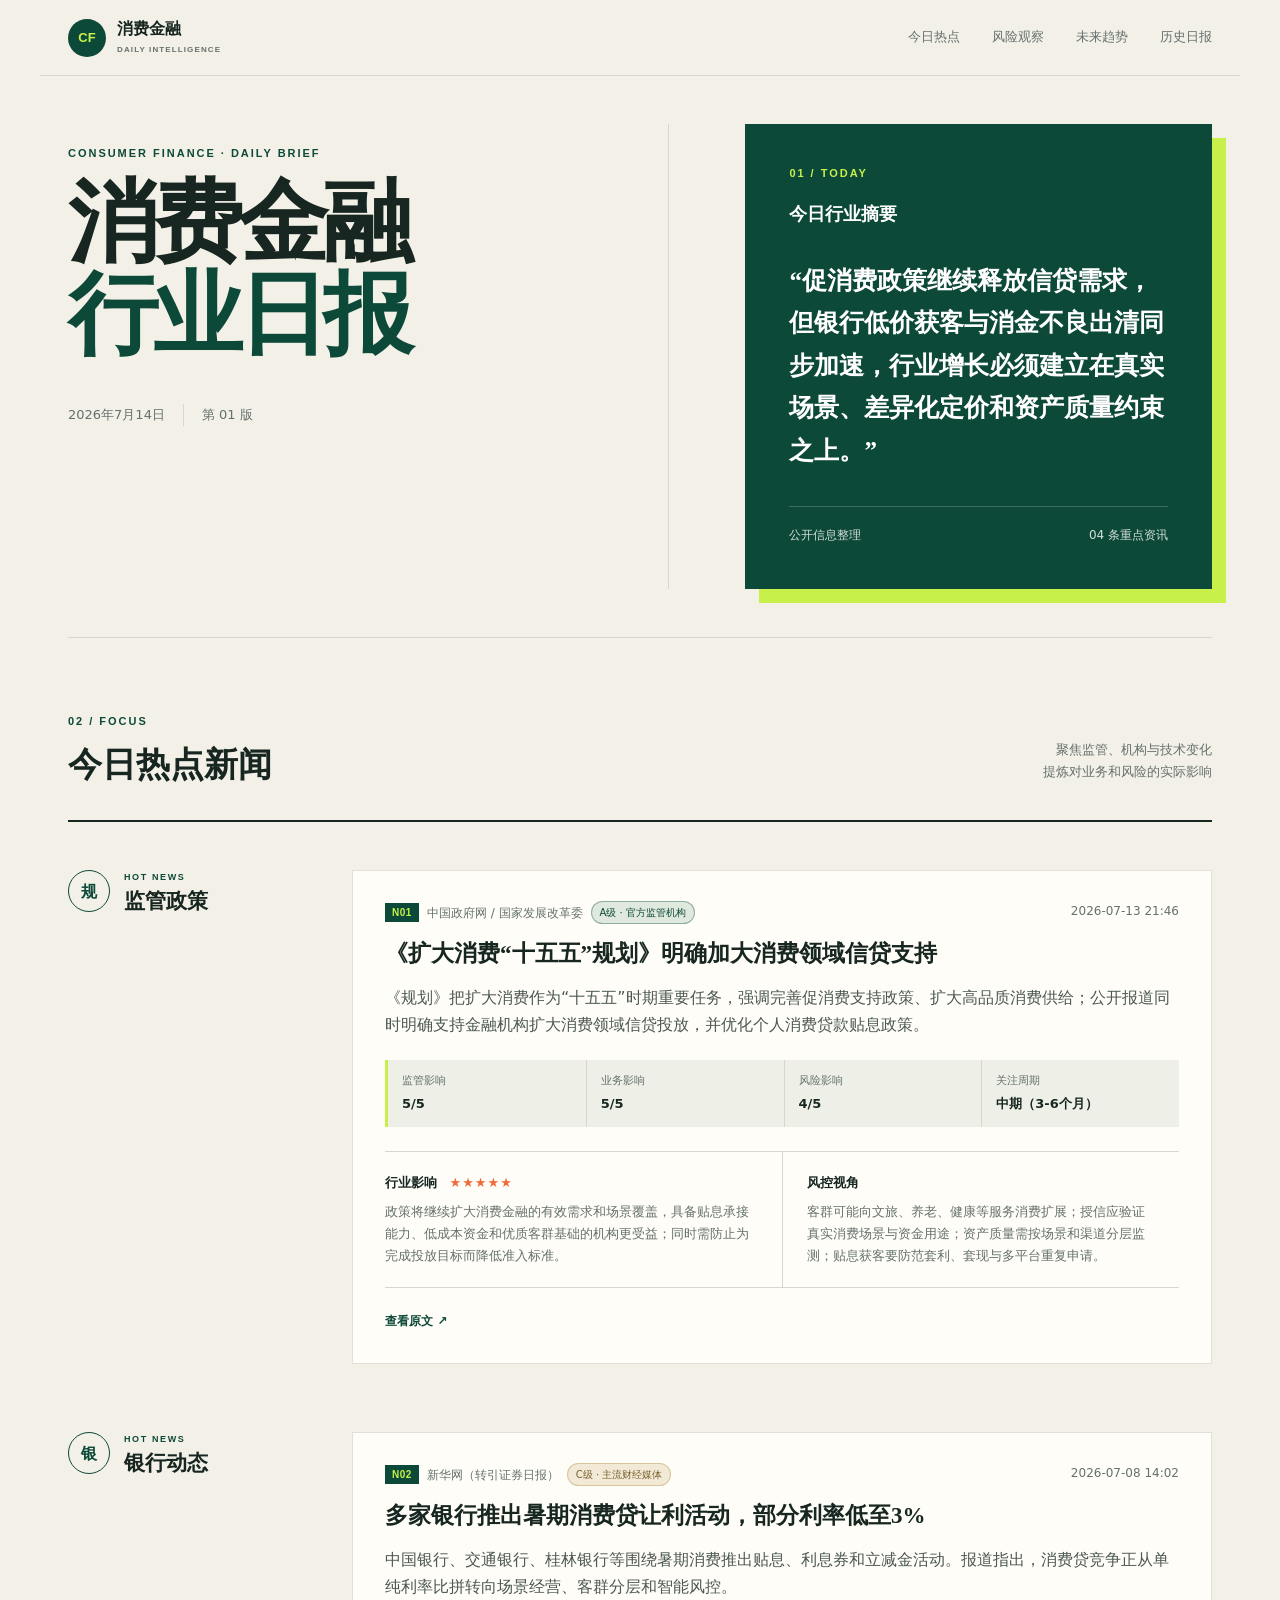
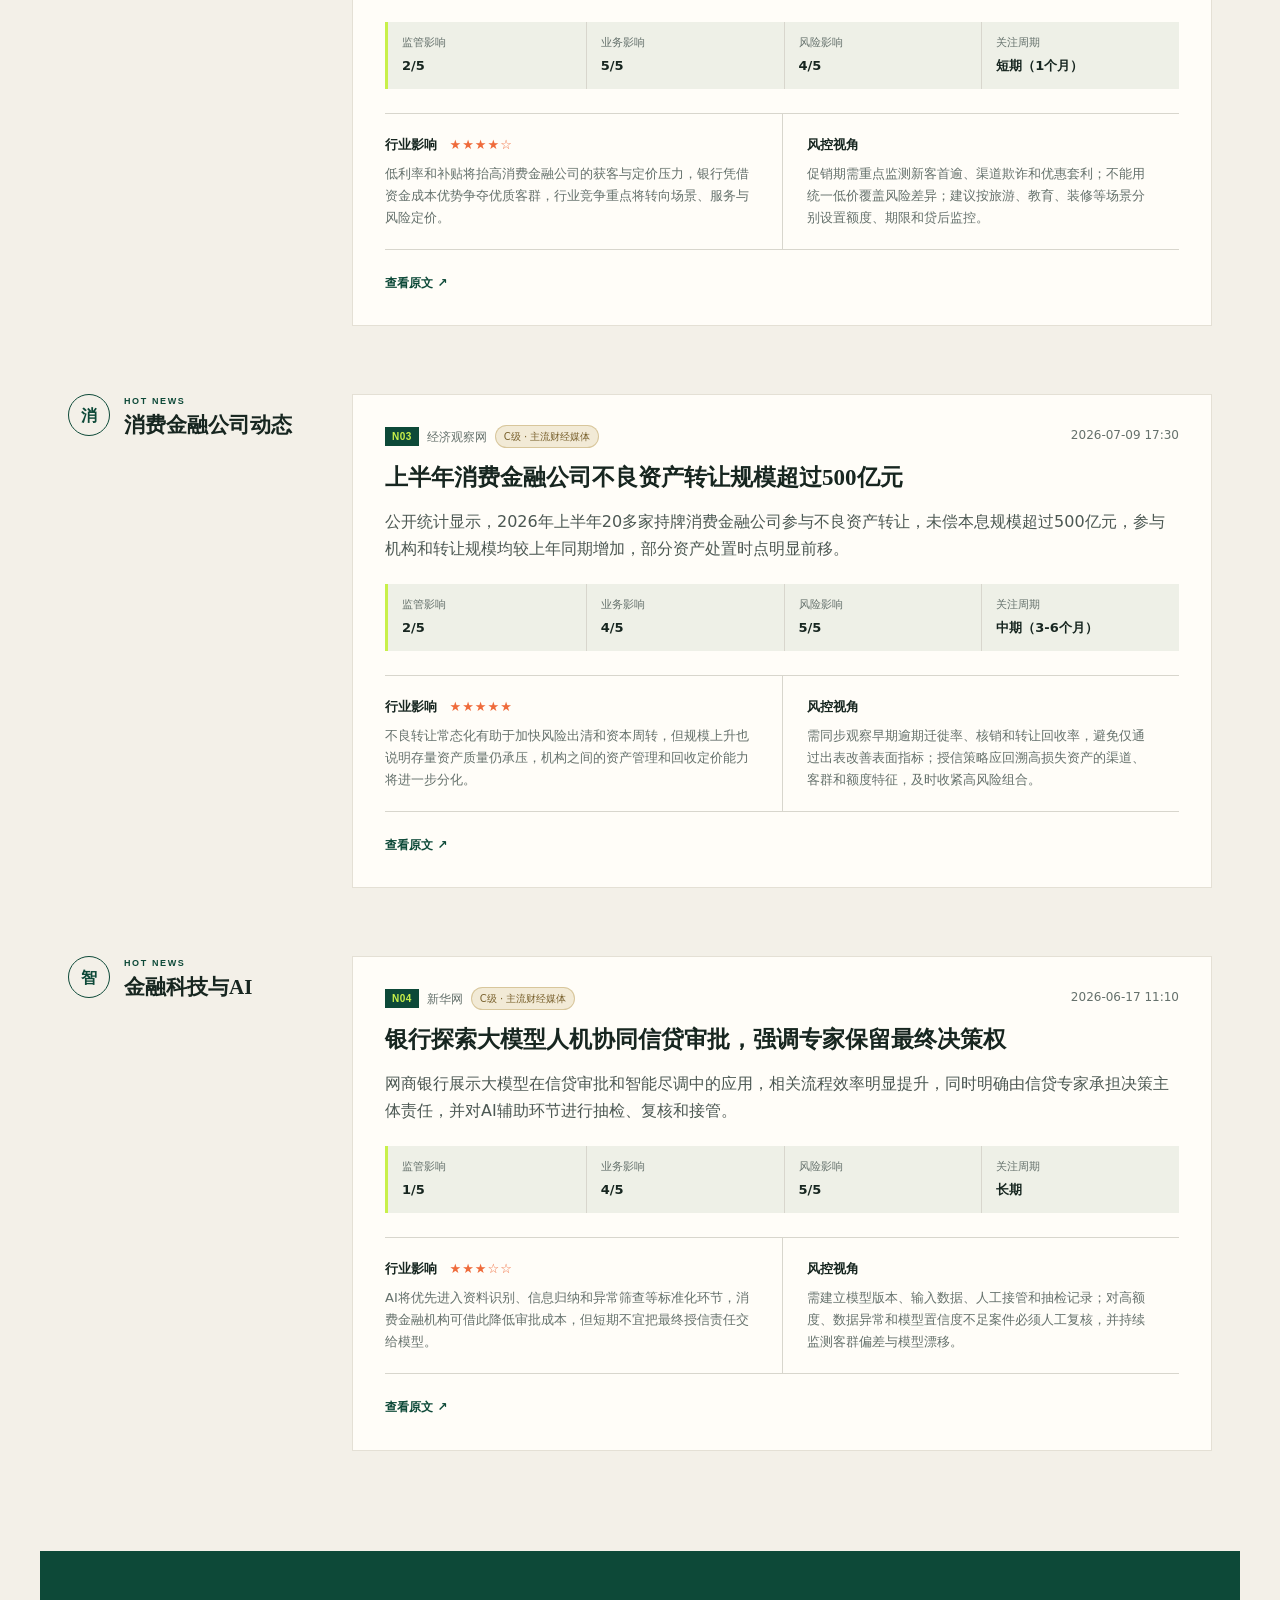
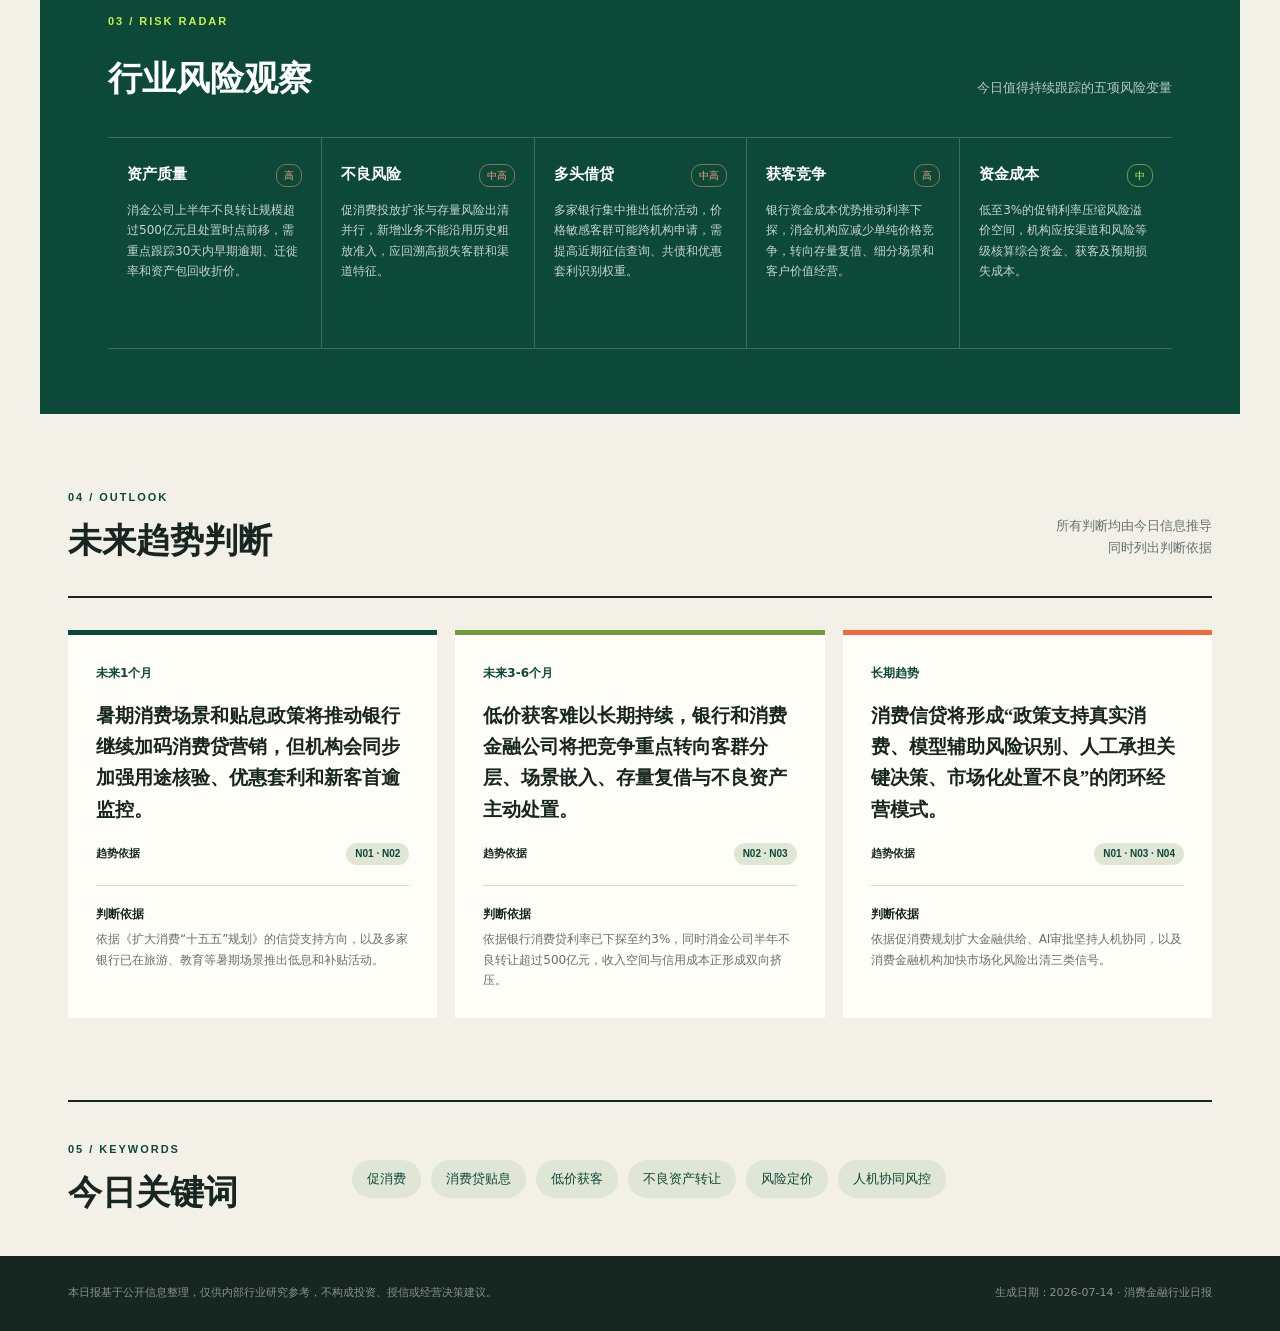
<file: index.html>
<!doctype html>
<html lang="zh-CN">
<head>
  <meta charset="utf-8">
  <meta name="viewport" content="width=device-width, initial-scale=1">
  <meta name="description" content="消费金融行业每日热点、风险观察与趋势研判">
  <title>消费金融行业日报｜2026-07-14</title>
  <link rel="stylesheet" href="styles.css">
</head>
<body>
  <header class="site-header">
    <a class="brand" href="index.html"><span class="brand-mark">CF</span><span>消费金融<br><small>DAILY INTELLIGENCE</small></span></a>
    <nav aria-label="页面导航">
      <a href="#hot-news">今日热点</a><a href="#risk">风险观察</a><a href="#trend">未来趋势</a><a href="reports/index.html">历史日报</a>
    </nav>
  </header>

  <main>
    <section class="hero">
      <div class="hero-copy">
        <p class="eyebrow">CONSUMER FINANCE · DAILY BRIEF</p>
        <h1>消费金融<br><em>行业日报</em></h1>
        <div class="date-line"><time datetime="2026-07-14">2026年7月14日</time><span>第 01 版</span></div>
      </div>
      <aside class="daily-summary" aria-labelledby="summary-title">
        <p>01 / TODAY</p><h2 id="summary-title">今日行业摘要</h2>
        <blockquote>“促消费政策继续释放信贷需求，但银行低价获客与消金不良出清同步加速，行业增长必须建立在真实场景、差异化定价和资产质量约束之上。”</blockquote>
        <div class="summary-meta"><span>公开信息整理</span><span>04 条重点资讯</span></div>
      </aside>
    </section>

    <section class="section-intro" id="hot-news">
      <div><p>02 / FOCUS</p><h2>今日热点新闻</h2></div>
      <p>聚焦监管、机构与技术变化<br>提炼对业务和风险的实际影响</p>
    </section>
    
        <section class="category-section" id="监管政策">
          <header class="section-heading category-heading">
            <span class="category-icon" aria-hidden="true">规</span>
            <div><p>HOT NEWS</p><h2>监管政策</h2></div>
          </header>
          <div class="news-list">
      <article class="news-card">
        <div class="news-card__topline">
          <div class="source-meta">
            <span class="news-ref">N01</span>
            <span>中国政府网 / 国家发展改革委</span>
            <span class="source-badge source-A" title="中国政府网发布的国家政策信息">A级 · 官方监管机构</span>
          </div>
          <time datetime="2026-07-13 21:46">2026-07-13 21:46</time>
        </div>
        <h3>《扩大消费“十五五”规划》明确加大消费领域信贷支持</h3>
        <p class="news-summary">《规划》把扩大消费作为“十五五”时期重要任务，强调完善促消费支持政策、扩大高品质消费供给；公开报道同时明确支持金融机构扩大消费领域信贷投放，并优化个人消费贷款贴息政策。</p>
        <div class="impact-scoreboard" aria-label="新闻影响评分">
          <span>监管影响 <strong>5/5</strong></span>
          <span>业务影响 <strong>5/5</strong></span>
          <span>风险影响 <strong>4/5</strong></span>
          <span>关注周期 <strong>中期（3-6个月）</strong></span>
        </div>
        <dl class="analysis-grid">
          <div>
            <dt>行业影响 <span class="rating" aria-label="影响评级 5 星">★★★★★</span></dt>
            <dd>政策将继续扩大消费金融的有效需求和场景覆盖，具备贴息承接能力、低成本资金和优质客群基础的机构更受益；同时需防止为完成投放目标而降低准入标准。</dd>
          </div>
          <div>
            <dt>风控视角</dt>
            <dd>客群可能向文旅、养老、健康等服务消费扩展；授信应验证真实消费场景与资金用途；资产质量需按场景和渠道分层监测；贴息获客要防范套利、套现与多平台重复申请。</dd>
          </div>
        </dl>
        <a class="source-link" href="https://big5.www.gov.cn/gate/big5/www.gov.cn/zhengce/202607/content_7075286.htm" target="_blank" rel="noopener noreferrer">查看原文 <span aria-hidden="true">↗</span></a>
      </article></div>
        </section>
        <section class="category-section" id="银行动态">
          <header class="section-heading category-heading">
            <span class="category-icon" aria-hidden="true">银</span>
            <div><p>HOT NEWS</p><h2>银行动态</h2></div>
          </header>
          <div class="news-list">
      <article class="news-card">
        <div class="news-card__topline">
          <div class="source-meta">
            <span class="news-ref">N02</span>
            <span>新华网（转引证券日报）</span>
            <span class="source-badge source-C" title="新华网转引证券日报采编报道">C级 · 主流财经媒体</span>
          </div>
          <time datetime="2026-07-08 14:02">2026-07-08 14:02</time>
        </div>
        <h3>多家银行推出暑期消费贷让利活动，部分利率低至3%</h3>
        <p class="news-summary">中国银行、交通银行、桂林银行等围绕暑期消费推出贴息、利息券和立减金活动。报道指出，消费贷竞争正从单纯利率比拼转向场景经营、客群分层和智能风控。</p>
        <div class="impact-scoreboard" aria-label="新闻影响评分">
          <span>监管影响 <strong>2/5</strong></span>
          <span>业务影响 <strong>5/5</strong></span>
          <span>风险影响 <strong>4/5</strong></span>
          <span>关注周期 <strong>短期（1个月）</strong></span>
        </div>
        <dl class="analysis-grid">
          <div>
            <dt>行业影响 <span class="rating" aria-label="影响评级 4 星">★★★★☆</span></dt>
            <dd>低利率和补贴将抬高消费金融公司的获客与定价压力，银行凭借资金成本优势争夺优质客群，行业竞争重点将转向场景、服务与风险定价。</dd>
          </div>
          <div>
            <dt>风控视角</dt>
            <dd>促销期需重点监测新客首逾、渠道欺诈和优惠套利；不能用统一低价覆盖风险差异；建议按旅游、教育、装修等场景分别设置额度、期限和贷后监控。</dd>
          </div>
        </dl>
        <a class="source-link" href="https://www.xinhuanet.com/20260708/afd25675dbe942589b05ca056c20469c/c.html" target="_blank" rel="noopener noreferrer">查看原文 <span aria-hidden="true">↗</span></a>
      </article></div>
        </section>
        <section class="category-section" id="消费金融公司动态">
          <header class="section-heading category-heading">
            <span class="category-icon" aria-hidden="true">消</span>
            <div><p>HOT NEWS</p><h2>消费金融公司动态</h2></div>
          </header>
          <div class="news-list">
      <article class="news-card">
        <div class="news-card__topline">
          <div class="source-meta">
            <span class="news-ref">N03</span>
            <span>经济观察网</span>
            <span class="source-badge source-C" title="经济观察网采编报道并引用公开交易数据">C级 · 主流财经媒体</span>
          </div>
          <time datetime="2026-07-09 17:30">2026-07-09 17:30</time>
        </div>
        <h3>上半年消费金融公司不良资产转让规模超过500亿元</h3>
        <p class="news-summary">公开统计显示，2026年上半年20多家持牌消费金融公司参与不良资产转让，未偿本息规模超过500亿元，参与机构和转让规模均较上年同期增加，部分资产处置时点明显前移。</p>
        <div class="impact-scoreboard" aria-label="新闻影响评分">
          <span>监管影响 <strong>2/5</strong></span>
          <span>业务影响 <strong>4/5</strong></span>
          <span>风险影响 <strong>5/5</strong></span>
          <span>关注周期 <strong>中期（3-6个月）</strong></span>
        </div>
        <dl class="analysis-grid">
          <div>
            <dt>行业影响 <span class="rating" aria-label="影响评级 5 星">★★★★★</span></dt>
            <dd>不良转让常态化有助于加快风险出清和资本周转，但规模上升也说明存量资产质量仍承压，机构之间的资产管理和回收定价能力将进一步分化。</dd>
          </div>
          <div>
            <dt>风控视角</dt>
            <dd>需同步观察早期逾期迁徙率、核销和转让回收率，避免仅通过出表改善表面指标；授信策略应回溯高损失资产的渠道、客群和额度特征，及时收紧高风险组合。</dd>
          </div>
        </dl>
        <a class="source-link" href="https://www.eeo.com.cn/2026/0709/950576.shtml" target="_blank" rel="noopener noreferrer">查看原文 <span aria-hidden="true">↗</span></a>
      </article></div>
        </section>
        <section class="category-section" id="金融科技与AI">
          <header class="section-heading category-heading">
            <span class="category-icon" aria-hidden="true">智</span>
            <div><p>HOT NEWS</p><h2>金融科技与AI</h2></div>
          </header>
          <div class="news-list">
      <article class="news-card">
        <div class="news-card__topline">
          <div class="source-meta">
            <span class="news-ref">N04</span>
            <span>新华网</span>
            <span class="source-badge source-C" title="新华网公开采编报道">C级 · 主流财经媒体</span>
          </div>
          <time datetime="2026-06-17 11:10">2026-06-17 11:10</time>
        </div>
        <h3>银行探索大模型人机协同信贷审批，强调专家保留最终决策权</h3>
        <p class="news-summary">网商银行展示大模型在信贷审批和智能尽调中的应用，相关流程效率明显提升，同时明确由信贷专家承担决策主体责任，并对AI辅助环节进行抽检、复核和接管。</p>
        <div class="impact-scoreboard" aria-label="新闻影响评分">
          <span>监管影响 <strong>1/5</strong></span>
          <span>业务影响 <strong>4/5</strong></span>
          <span>风险影响 <strong>5/5</strong></span>
          <span>关注周期 <strong>长期</strong></span>
        </div>
        <dl class="analysis-grid">
          <div>
            <dt>行业影响 <span class="rating" aria-label="影响评级 3 星">★★★☆☆</span></dt>
            <dd>AI将优先进入资料识别、信息归纳和异常筛查等标准化环节，消费金融机构可借此降低审批成本，但短期不宜把最终授信责任交给模型。</dd>
          </div>
          <div>
            <dt>风控视角</dt>
            <dd>需建立模型版本、输入数据、人工接管和抽检记录；对高额度、数据异常和模型置信度不足案件必须人工复核，并持续监测客群偏差与模型漂移。</dd>
          </div>
        </dl>
        <a class="source-link" href="https://www.news.cn/tech/20260617/89dfdc17bc704515a8b06e432b10b51c/c.html" target="_blank" rel="noopener noreferrer">查看原文 <span aria-hidden="true">↗</span></a>
      </article></div>
        </section>

    <section class="risk-section" id="risk">
      <header class="section-heading inverted"><p>03 / RISK RADAR</p><h2>行业风险观察</h2><span>今日值得持续跟踪的五项风险变量</span></header>
      <div class="risk-grid"><article class="risk-item"><div><h3>资产质量</h3>
        <span class="level level-高">高</span></div>
        <p>消金公司上半年不良转让规模超过500亿元且处置时点前移，需重点跟踪30天内早期逾期、迁徙率和资产包回收折价。</p></article><article class="risk-item"><div><h3>不良风险</h3>
        <span class="level level-中高">中高</span></div>
        <p>促消费投放扩张与存量风险出清并行，新增业务不能沿用历史粗放准入，应回溯高损失客群和渠道特征。</p></article><article class="risk-item"><div><h3>多头借贷</h3>
        <span class="level level-中高">中高</span></div>
        <p>多家银行集中推出低价活动，价格敏感客群可能跨机构申请，需提高近期征信查询、共债和优惠套利识别权重。</p></article><article class="risk-item"><div><h3>获客竞争</h3>
        <span class="level level-高">高</span></div>
        <p>银行资金成本优势推动利率下探，消金机构应减少单纯价格竞争，转向存量复借、细分场景和客户价值经营。</p></article><article class="risk-item"><div><h3>资金成本</h3>
        <span class="level level-中">中</span></div>
        <p>低至3%的促销利率压缩风险溢价空间，机构应按渠道和风险等级核算综合资金、获客及预期损失成本。</p></article></div>
    </section>

    <section class="trend-section" id="trend">
      <header class="section-intro"><div><p>04 / OUTLOOK</p><h2>未来趋势判断</h2></div><p>所有判断均由今日信息推导<br>同时列出判断依据</p></header>
      <div class="trend-grid"><article class="trend-card"><p class="trend-period">未来1个月</p>
        <h3>暑期消费场景和贴息政策将推动银行继续加码消费贷营销，但机构会同步加强用途核验、优惠套利和新客首逾监控。</h3>
        <div class="trend-evidence"><strong>趋势依据</strong><span>N01 · N02</span></div>
        <p><strong>判断依据</strong>依据《扩大消费“十五五”规划》的信贷支持方向，以及多家银行已在旅游、教育等暑期场景推出低息和补贴活动。</p></article><article class="trend-card"><p class="trend-period">未来3-6个月</p>
        <h3>低价获客难以长期持续，银行和消费金融公司将把竞争重点转向客群分层、场景嵌入、存量复借与不良资产主动处置。</h3>
        <div class="trend-evidence"><strong>趋势依据</strong><span>N02 · N03</span></div>
        <p><strong>判断依据</strong>依据银行消费贷利率已下探至约3%，同时消金公司半年不良转让超过500亿元，收入空间与信用成本正形成双向挤压。</p></article><article class="trend-card"><p class="trend-period">长期趋势</p>
        <h3>消费信贷将形成“政策支持真实消费、模型辅助风险识别、人工承担关键决策、市场化处置不良”的闭环经营模式。</h3>
        <div class="trend-evidence"><strong>趋势依据</strong><span>N01 · N03 · N04</span></div>
        <p><strong>判断依据</strong>依据促消费规划扩大金融供给、AI审批坚持人机协同，以及消费金融机构加快市场化风险出清三类信号。</p></article></div>
    </section>

    <section class="keywords-section">
      <div><p>05 / KEYWORDS</p><h2>今日关键词</h2></div>
      <ul><li>促消费</li><li>消费贷贴息</li><li>低价获客</li><li>不良资产转让</li><li>风险定价</li><li>人机协同风控</li></ul>
    </section>
  </main>

  <footer><p>本日报基于公开信息整理，仅供内部行业研究参考，不构成投资、授信或经营决策建议。</p><p>生成日期：2026-07-14 · 消费金融行业日报</p></footer>
</body>
</html>
</file>
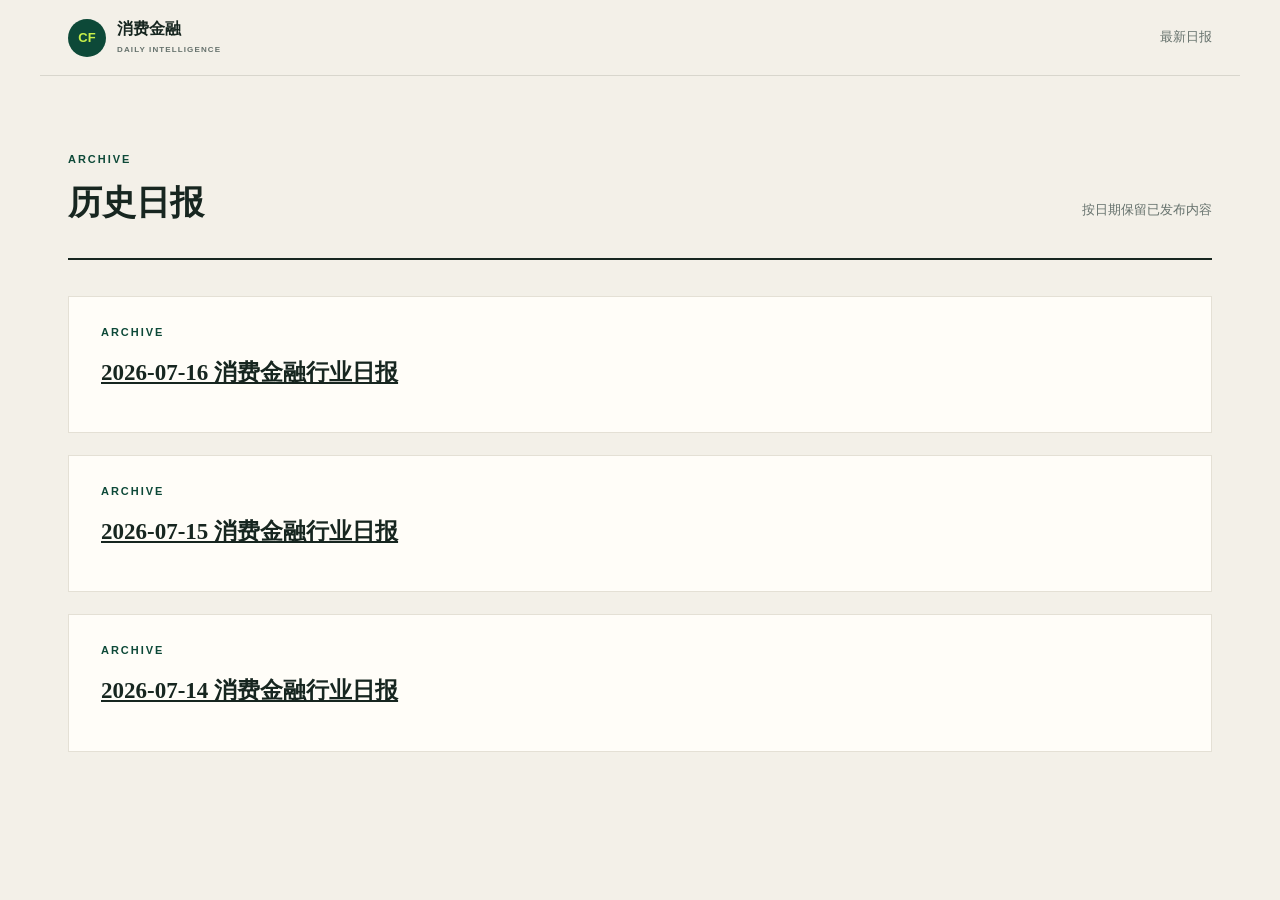
<file: reports/index.html>
<!doctype html>
<html lang="zh-CN">
<head>
  <meta charset="utf-8">
  <meta name="viewport" content="width=device-width, initial-scale=1">
  <meta name="description" content="消费金融行业日报历史归档">
  <title>历史日报｜消费金融行业日报</title>
  <link rel="stylesheet" href="../styles.css">
</head>
<body>
  <header class="site-header">
    <a class="brand" href="../index.html"><span class="brand-mark">CF</span><span>消费金融<br><small>DAILY INTELLIGENCE</small></span></a>
    <nav aria-label="页面导航"><a href="../index.html">最新日报</a></nav>
  </header>
  <main>
    <section class="section-intro"><div><p>ARCHIVE</p><h2>历史日报</h2></div><p>按日期保留已发布内容</p></section>
    <section class="news-list" style="padding: 36px 0 80px"><article class="news-card"><p class="eyebrow">ARCHIVE</p><h3><a href="2026-07-16.html">2026-07-16 消费金融行业日报</a></h3></article><article class="news-card"><p class="eyebrow">ARCHIVE</p><h3><a href="2026-07-15.html">2026-07-15 消费金融行业日报</a></h3></article><article class="news-card"><p class="eyebrow">ARCHIVE</p><h3><a href="2026-07-14.html">2026-07-14 消费金融行业日报</a></h3></article></section>
  </main>
</body>
</html>
</file>
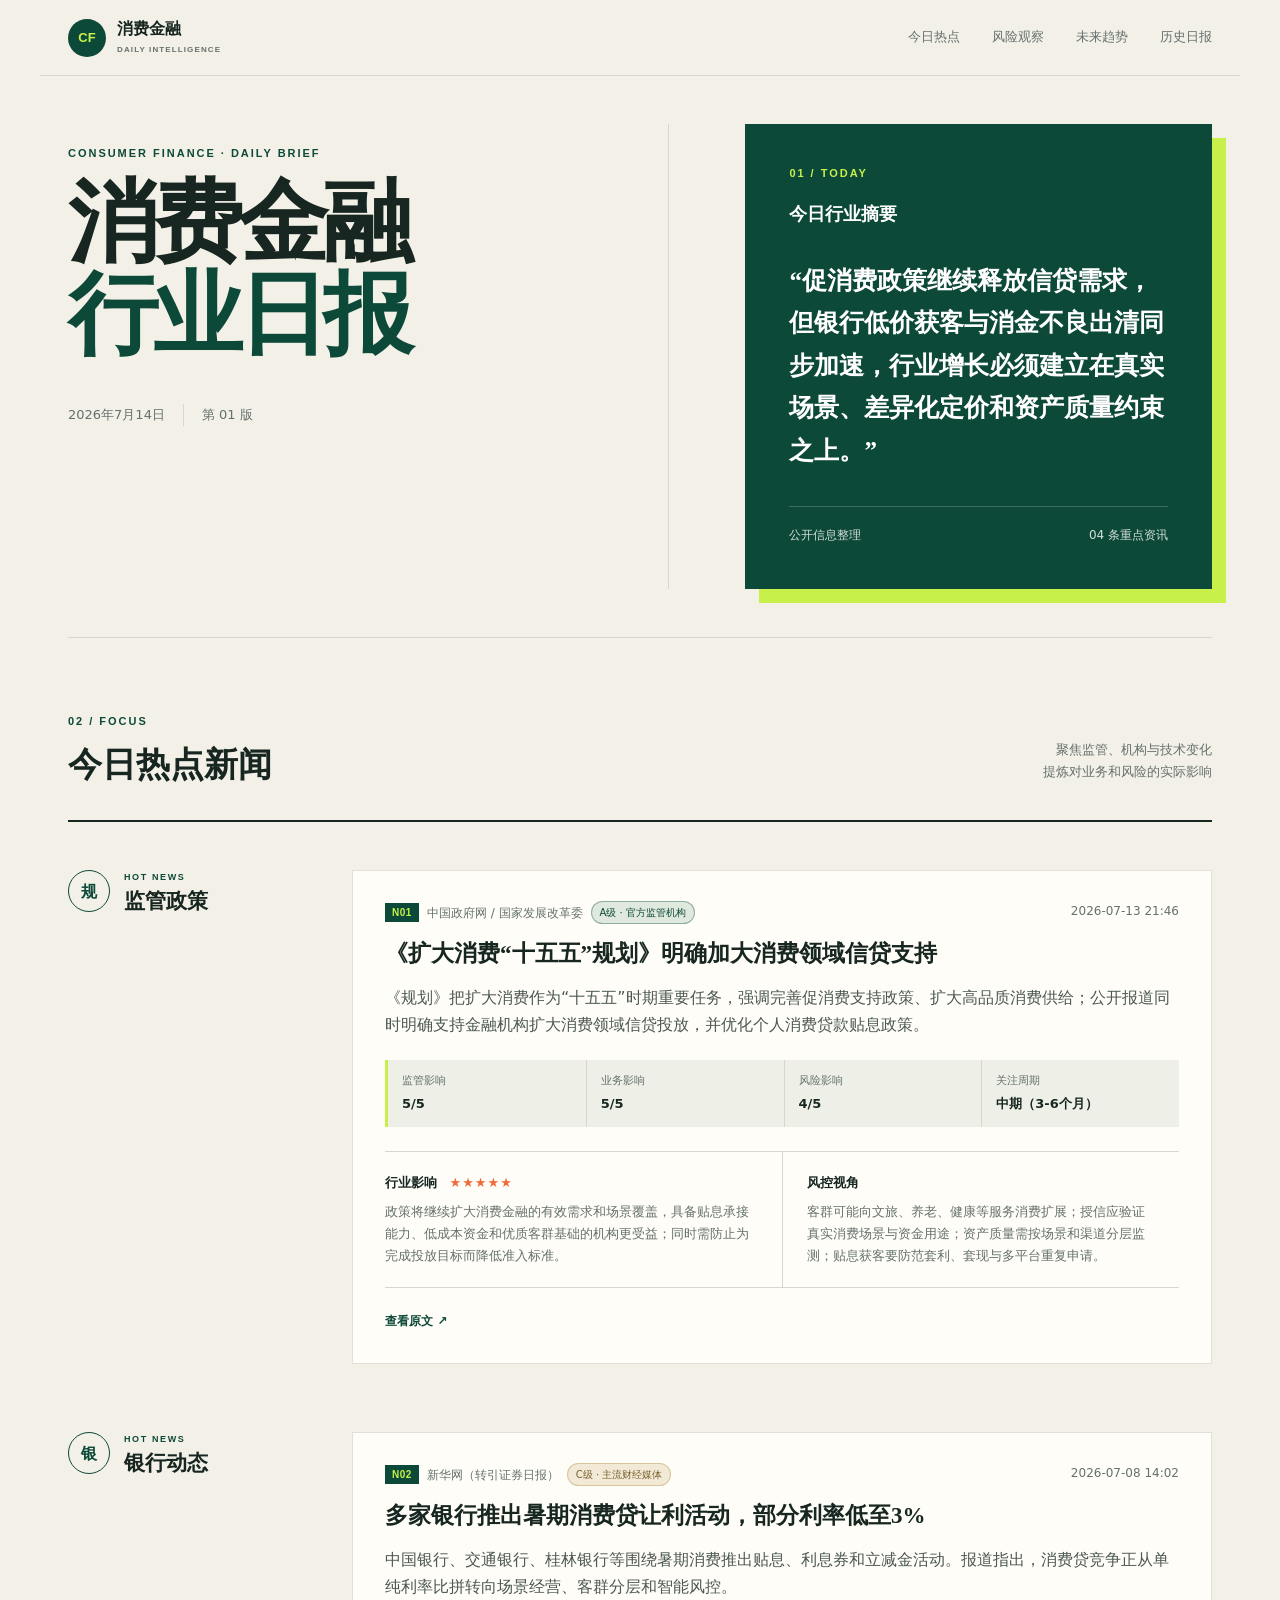
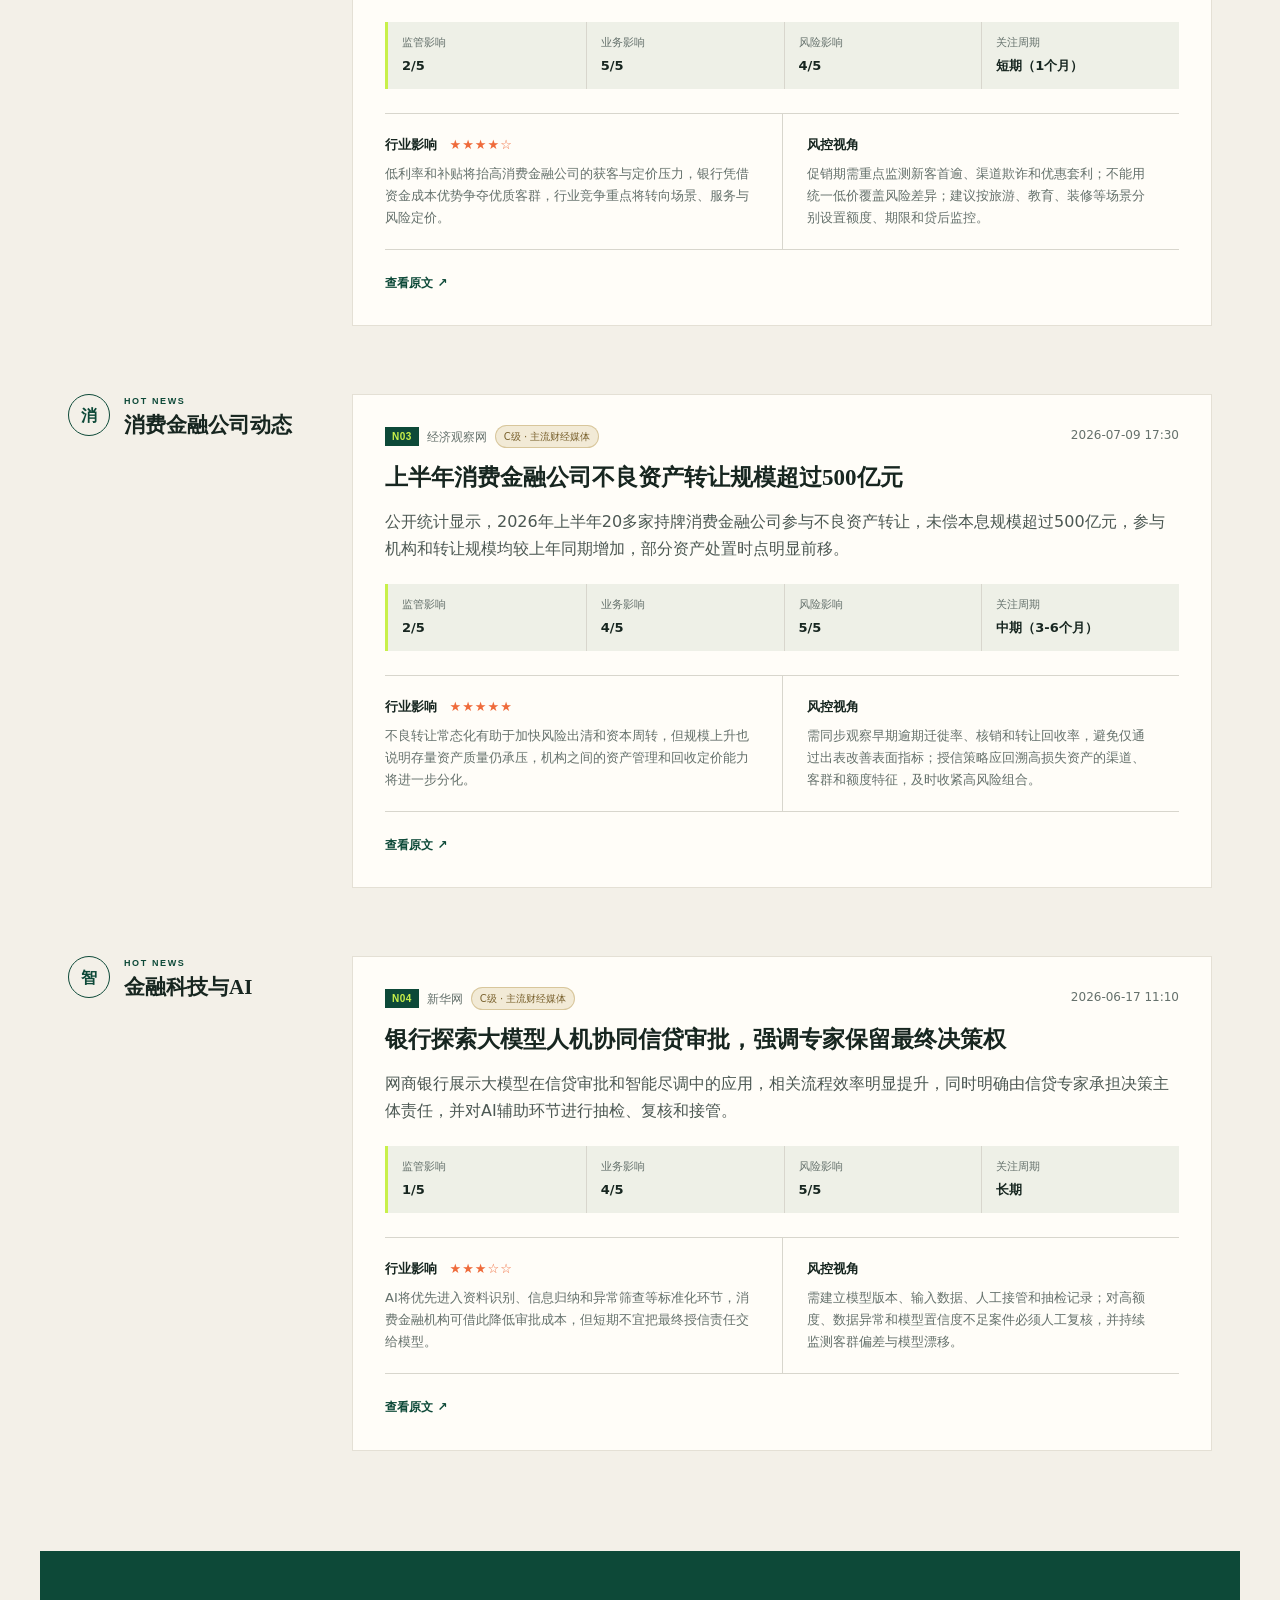
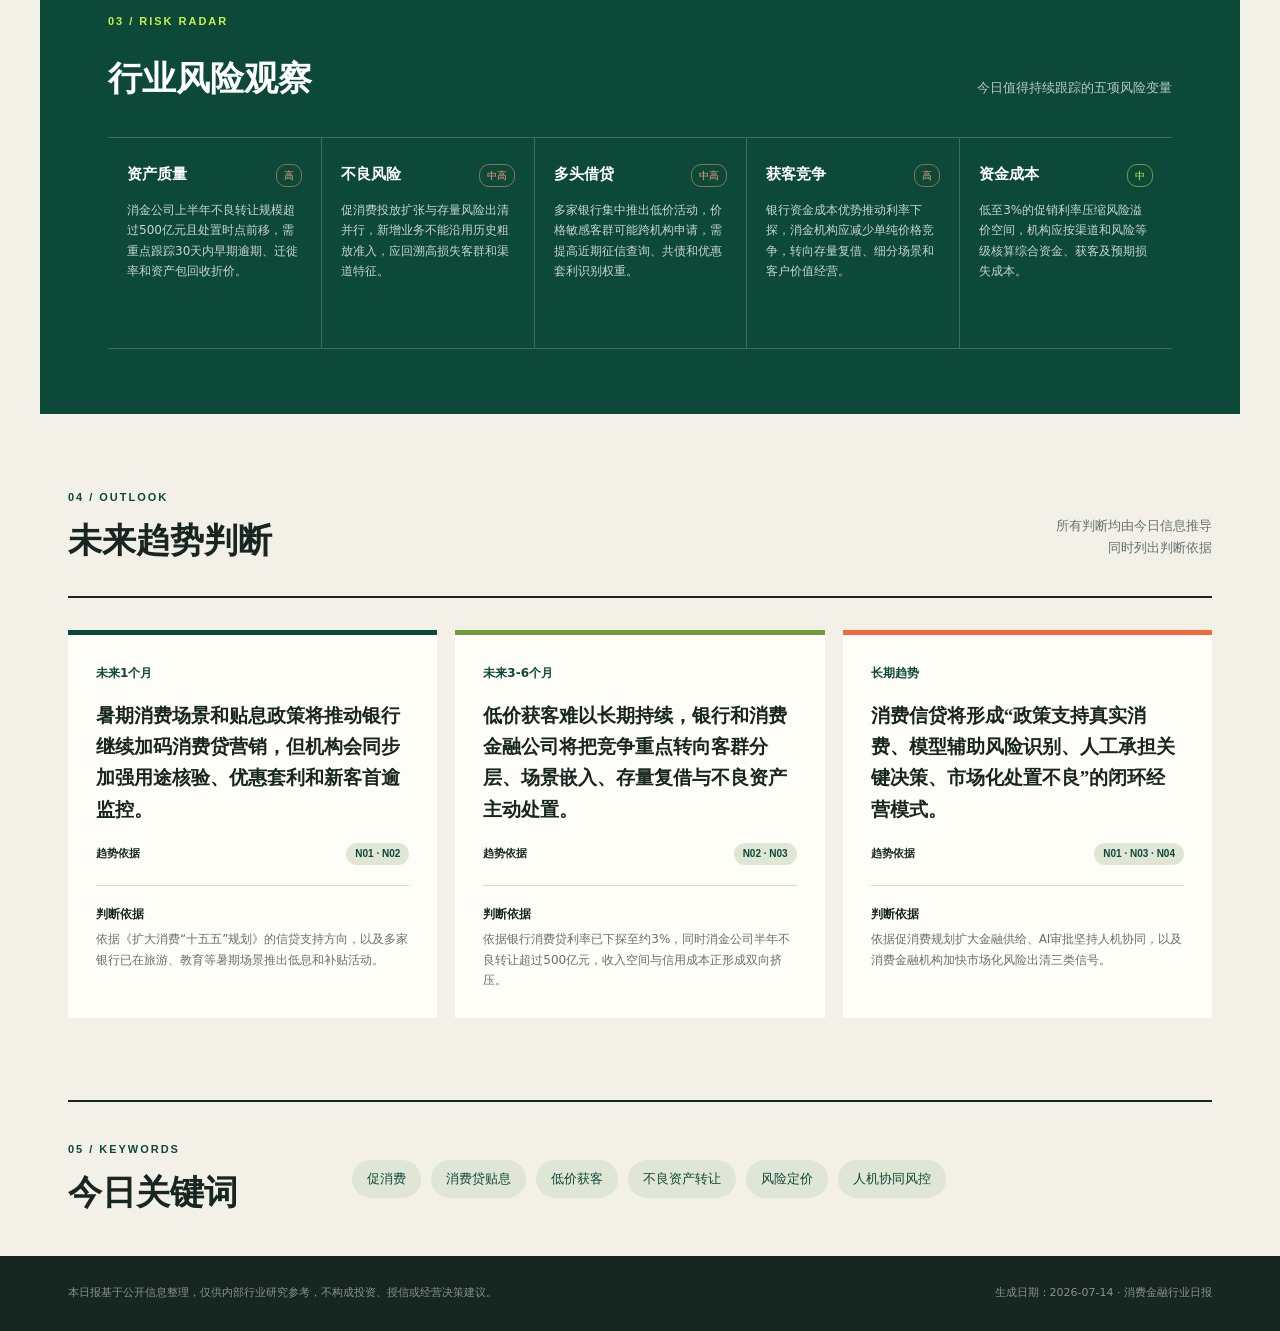
<file: reports/2026-07-14.html>
<!doctype html>
<html lang="zh-CN">
<head>
  <meta charset="utf-8">
  <meta name="viewport" content="width=device-width, initial-scale=1">
  <meta name="description" content="消费金融行业每日热点、风险观察与趋势研判">
  <title>消费金融行业日报｜2026-07-14</title>
  <link rel="stylesheet" href="../styles.css">
</head>
<body>
  <header class="site-header">
    <a class="brand" href="../index.html"><span class="brand-mark">CF</span><span>消费金融<br><small>DAILY INTELLIGENCE</small></span></a>
    <nav aria-label="页面导航">
      <a href="#hot-news">今日热点</a><a href="#risk">风险观察</a><a href="#trend">未来趋势</a><a href="index.html">历史日报</a>
    </nav>
  </header>

  <main>
    <section class="hero">
      <div class="hero-copy">
        <p class="eyebrow">CONSUMER FINANCE · DAILY BRIEF</p>
        <h1>消费金融<br><em>行业日报</em></h1>
        <div class="date-line"><time datetime="2026-07-14">2026年7月14日</time><span>第 01 版</span></div>
      </div>
      <aside class="daily-summary" aria-labelledby="summary-title">
        <p>01 / TODAY</p><h2 id="summary-title">今日行业摘要</h2>
        <blockquote>“促消费政策继续释放信贷需求，但银行低价获客与消金不良出清同步加速，行业增长必须建立在真实场景、差异化定价和资产质量约束之上。”</blockquote>
        <div class="summary-meta"><span>公开信息整理</span><span>04 条重点资讯</span></div>
      </aside>
    </section>

    <section class="section-intro" id="hot-news">
      <div><p>02 / FOCUS</p><h2>今日热点新闻</h2></div>
      <p>聚焦监管、机构与技术变化<br>提炼对业务和风险的实际影响</p>
    </section>
    
        <section class="category-section" id="监管政策">
          <header class="section-heading category-heading">
            <span class="category-icon" aria-hidden="true">规</span>
            <div><p>HOT NEWS</p><h2>监管政策</h2></div>
          </header>
          <div class="news-list">
      <article class="news-card">
        <div class="news-card__topline">
          <div class="source-meta">
            <span class="news-ref">N01</span>
            <span>中国政府网 / 国家发展改革委</span>
            <span class="source-badge source-A" title="中国政府网发布的国家政策信息">A级 · 官方监管机构</span>
          </div>
          <time datetime="2026-07-13 21:46">2026-07-13 21:46</time>
        </div>
        <h3>《扩大消费“十五五”规划》明确加大消费领域信贷支持</h3>
        <p class="news-summary">《规划》把扩大消费作为“十五五”时期重要任务，强调完善促消费支持政策、扩大高品质消费供给；公开报道同时明确支持金融机构扩大消费领域信贷投放，并优化个人消费贷款贴息政策。</p>
        <div class="impact-scoreboard" aria-label="新闻影响评分">
          <span>监管影响 <strong>5/5</strong></span>
          <span>业务影响 <strong>5/5</strong></span>
          <span>风险影响 <strong>4/5</strong></span>
          <span>关注周期 <strong>中期（3-6个月）</strong></span>
        </div>
        <dl class="analysis-grid">
          <div>
            <dt>行业影响 <span class="rating" aria-label="影响评级 5 星">★★★★★</span></dt>
            <dd>政策将继续扩大消费金融的有效需求和场景覆盖，具备贴息承接能力、低成本资金和优质客群基础的机构更受益；同时需防止为完成投放目标而降低准入标准。</dd>
          </div>
          <div>
            <dt>风控视角</dt>
            <dd>客群可能向文旅、养老、健康等服务消费扩展；授信应验证真实消费场景与资金用途；资产质量需按场景和渠道分层监测；贴息获客要防范套利、套现与多平台重复申请。</dd>
          </div>
        </dl>
        <a class="source-link" href="https://big5.www.gov.cn/gate/big5/www.gov.cn/zhengce/202607/content_7075286.htm" target="_blank" rel="noopener noreferrer">查看原文 <span aria-hidden="true">↗</span></a>
      </article></div>
        </section>
        <section class="category-section" id="银行动态">
          <header class="section-heading category-heading">
            <span class="category-icon" aria-hidden="true">银</span>
            <div><p>HOT NEWS</p><h2>银行动态</h2></div>
          </header>
          <div class="news-list">
      <article class="news-card">
        <div class="news-card__topline">
          <div class="source-meta">
            <span class="news-ref">N02</span>
            <span>新华网（转引证券日报）</span>
            <span class="source-badge source-C" title="新华网转引证券日报采编报道">C级 · 主流财经媒体</span>
          </div>
          <time datetime="2026-07-08 14:02">2026-07-08 14:02</time>
        </div>
        <h3>多家银行推出暑期消费贷让利活动，部分利率低至3%</h3>
        <p class="news-summary">中国银行、交通银行、桂林银行等围绕暑期消费推出贴息、利息券和立减金活动。报道指出，消费贷竞争正从单纯利率比拼转向场景经营、客群分层和智能风控。</p>
        <div class="impact-scoreboard" aria-label="新闻影响评分">
          <span>监管影响 <strong>2/5</strong></span>
          <span>业务影响 <strong>5/5</strong></span>
          <span>风险影响 <strong>4/5</strong></span>
          <span>关注周期 <strong>短期（1个月）</strong></span>
        </div>
        <dl class="analysis-grid">
          <div>
            <dt>行业影响 <span class="rating" aria-label="影响评级 4 星">★★★★☆</span></dt>
            <dd>低利率和补贴将抬高消费金融公司的获客与定价压力，银行凭借资金成本优势争夺优质客群，行业竞争重点将转向场景、服务与风险定价。</dd>
          </div>
          <div>
            <dt>风控视角</dt>
            <dd>促销期需重点监测新客首逾、渠道欺诈和优惠套利；不能用统一低价覆盖风险差异；建议按旅游、教育、装修等场景分别设置额度、期限和贷后监控。</dd>
          </div>
        </dl>
        <a class="source-link" href="https://www.xinhuanet.com/20260708/afd25675dbe942589b05ca056c20469c/c.html" target="_blank" rel="noopener noreferrer">查看原文 <span aria-hidden="true">↗</span></a>
      </article></div>
        </section>
        <section class="category-section" id="消费金融公司动态">
          <header class="section-heading category-heading">
            <span class="category-icon" aria-hidden="true">消</span>
            <div><p>HOT NEWS</p><h2>消费金融公司动态</h2></div>
          </header>
          <div class="news-list">
      <article class="news-card">
        <div class="news-card__topline">
          <div class="source-meta">
            <span class="news-ref">N03</span>
            <span>经济观察网</span>
            <span class="source-badge source-C" title="经济观察网采编报道并引用公开交易数据">C级 · 主流财经媒体</span>
          </div>
          <time datetime="2026-07-09 17:30">2026-07-09 17:30</time>
        </div>
        <h3>上半年消费金融公司不良资产转让规模超过500亿元</h3>
        <p class="news-summary">公开统计显示，2026年上半年20多家持牌消费金融公司参与不良资产转让，未偿本息规模超过500亿元，参与机构和转让规模均较上年同期增加，部分资产处置时点明显前移。</p>
        <div class="impact-scoreboard" aria-label="新闻影响评分">
          <span>监管影响 <strong>2/5</strong></span>
          <span>业务影响 <strong>4/5</strong></span>
          <span>风险影响 <strong>5/5</strong></span>
          <span>关注周期 <strong>中期（3-6个月）</strong></span>
        </div>
        <dl class="analysis-grid">
          <div>
            <dt>行业影响 <span class="rating" aria-label="影响评级 5 星">★★★★★</span></dt>
            <dd>不良转让常态化有助于加快风险出清和资本周转，但规模上升也说明存量资产质量仍承压，机构之间的资产管理和回收定价能力将进一步分化。</dd>
          </div>
          <div>
            <dt>风控视角</dt>
            <dd>需同步观察早期逾期迁徙率、核销和转让回收率，避免仅通过出表改善表面指标；授信策略应回溯高损失资产的渠道、客群和额度特征，及时收紧高风险组合。</dd>
          </div>
        </dl>
        <a class="source-link" href="https://www.eeo.com.cn/2026/0709/950576.shtml" target="_blank" rel="noopener noreferrer">查看原文 <span aria-hidden="true">↗</span></a>
      </article></div>
        </section>
        <section class="category-section" id="金融科技与AI">
          <header class="section-heading category-heading">
            <span class="category-icon" aria-hidden="true">智</span>
            <div><p>HOT NEWS</p><h2>金融科技与AI</h2></div>
          </header>
          <div class="news-list">
      <article class="news-card">
        <div class="news-card__topline">
          <div class="source-meta">
            <span class="news-ref">N04</span>
            <span>新华网</span>
            <span class="source-badge source-C" title="新华网公开采编报道">C级 · 主流财经媒体</span>
          </div>
          <time datetime="2026-06-17 11:10">2026-06-17 11:10</time>
        </div>
        <h3>银行探索大模型人机协同信贷审批，强调专家保留最终决策权</h3>
        <p class="news-summary">网商银行展示大模型在信贷审批和智能尽调中的应用，相关流程效率明显提升，同时明确由信贷专家承担决策主体责任，并对AI辅助环节进行抽检、复核和接管。</p>
        <div class="impact-scoreboard" aria-label="新闻影响评分">
          <span>监管影响 <strong>1/5</strong></span>
          <span>业务影响 <strong>4/5</strong></span>
          <span>风险影响 <strong>5/5</strong></span>
          <span>关注周期 <strong>长期</strong></span>
        </div>
        <dl class="analysis-grid">
          <div>
            <dt>行业影响 <span class="rating" aria-label="影响评级 3 星">★★★☆☆</span></dt>
            <dd>AI将优先进入资料识别、信息归纳和异常筛查等标准化环节，消费金融机构可借此降低审批成本，但短期不宜把最终授信责任交给模型。</dd>
          </div>
          <div>
            <dt>风控视角</dt>
            <dd>需建立模型版本、输入数据、人工接管和抽检记录；对高额度、数据异常和模型置信度不足案件必须人工复核，并持续监测客群偏差与模型漂移。</dd>
          </div>
        </dl>
        <a class="source-link" href="https://www.news.cn/tech/20260617/89dfdc17bc704515a8b06e432b10b51c/c.html" target="_blank" rel="noopener noreferrer">查看原文 <span aria-hidden="true">↗</span></a>
      </article></div>
        </section>

    <section class="risk-section" id="risk">
      <header class="section-heading inverted"><p>03 / RISK RADAR</p><h2>行业风险观察</h2><span>今日值得持续跟踪的五项风险变量</span></header>
      <div class="risk-grid"><article class="risk-item"><div><h3>资产质量</h3>
        <span class="level level-高">高</span></div>
        <p>消金公司上半年不良转让规模超过500亿元且处置时点前移，需重点跟踪30天内早期逾期、迁徙率和资产包回收折价。</p></article><article class="risk-item"><div><h3>不良风险</h3>
        <span class="level level-中高">中高</span></div>
        <p>促消费投放扩张与存量风险出清并行，新增业务不能沿用历史粗放准入，应回溯高损失客群和渠道特征。</p></article><article class="risk-item"><div><h3>多头借贷</h3>
        <span class="level level-中高">中高</span></div>
        <p>多家银行集中推出低价活动，价格敏感客群可能跨机构申请，需提高近期征信查询、共债和优惠套利识别权重。</p></article><article class="risk-item"><div><h3>获客竞争</h3>
        <span class="level level-高">高</span></div>
        <p>银行资金成本优势推动利率下探，消金机构应减少单纯价格竞争，转向存量复借、细分场景和客户价值经营。</p></article><article class="risk-item"><div><h3>资金成本</h3>
        <span class="level level-中">中</span></div>
        <p>低至3%的促销利率压缩风险溢价空间，机构应按渠道和风险等级核算综合资金、获客及预期损失成本。</p></article></div>
    </section>

    <section class="trend-section" id="trend">
      <header class="section-intro"><div><p>04 / OUTLOOK</p><h2>未来趋势判断</h2></div><p>所有判断均由今日信息推导<br>同时列出判断依据</p></header>
      <div class="trend-grid"><article class="trend-card"><p class="trend-period">未来1个月</p>
        <h3>暑期消费场景和贴息政策将推动银行继续加码消费贷营销，但机构会同步加强用途核验、优惠套利和新客首逾监控。</h3>
        <div class="trend-evidence"><strong>趋势依据</strong><span>N01 · N02</span></div>
        <p><strong>判断依据</strong>依据《扩大消费“十五五”规划》的信贷支持方向，以及多家银行已在旅游、教育等暑期场景推出低息和补贴活动。</p></article><article class="trend-card"><p class="trend-period">未来3-6个月</p>
        <h3>低价获客难以长期持续，银行和消费金融公司将把竞争重点转向客群分层、场景嵌入、存量复借与不良资产主动处置。</h3>
        <div class="trend-evidence"><strong>趋势依据</strong><span>N02 · N03</span></div>
        <p><strong>判断依据</strong>依据银行消费贷利率已下探至约3%，同时消金公司半年不良转让超过500亿元，收入空间与信用成本正形成双向挤压。</p></article><article class="trend-card"><p class="trend-period">长期趋势</p>
        <h3>消费信贷将形成“政策支持真实消费、模型辅助风险识别、人工承担关键决策、市场化处置不良”的闭环经营模式。</h3>
        <div class="trend-evidence"><strong>趋势依据</strong><span>N01 · N03 · N04</span></div>
        <p><strong>判断依据</strong>依据促消费规划扩大金融供给、AI审批坚持人机协同，以及消费金融机构加快市场化风险出清三类信号。</p></article></div>
    </section>

    <section class="keywords-section">
      <div><p>05 / KEYWORDS</p><h2>今日关键词</h2></div>
      <ul><li>促消费</li><li>消费贷贴息</li><li>低价获客</li><li>不良资产转让</li><li>风险定价</li><li>人机协同风控</li></ul>
    </section>
  </main>

  <footer><p>本日报基于公开信息整理，仅供内部行业研究参考，不构成投资、授信或经营决策建议。</p><p>生成日期：2026-07-14 · 消费金融行业日报</p></footer>
</body>
</html>
</file>
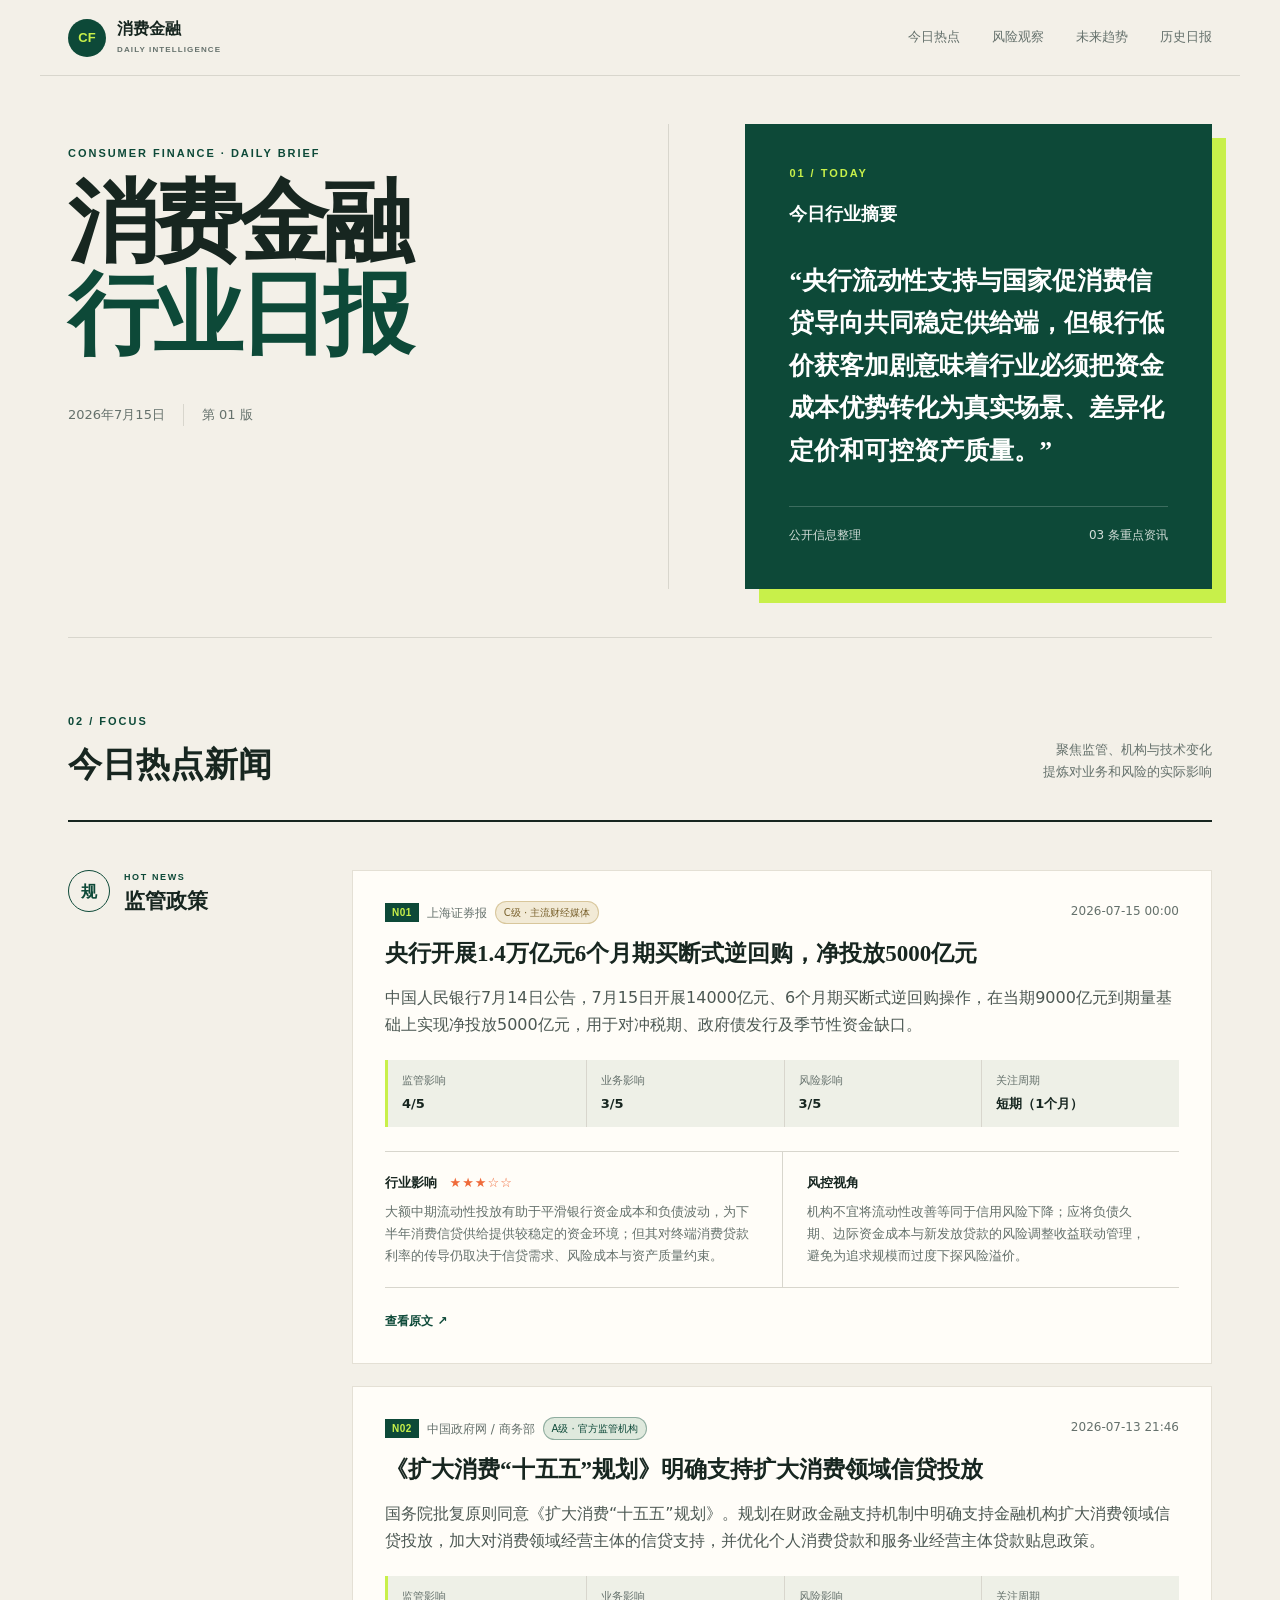
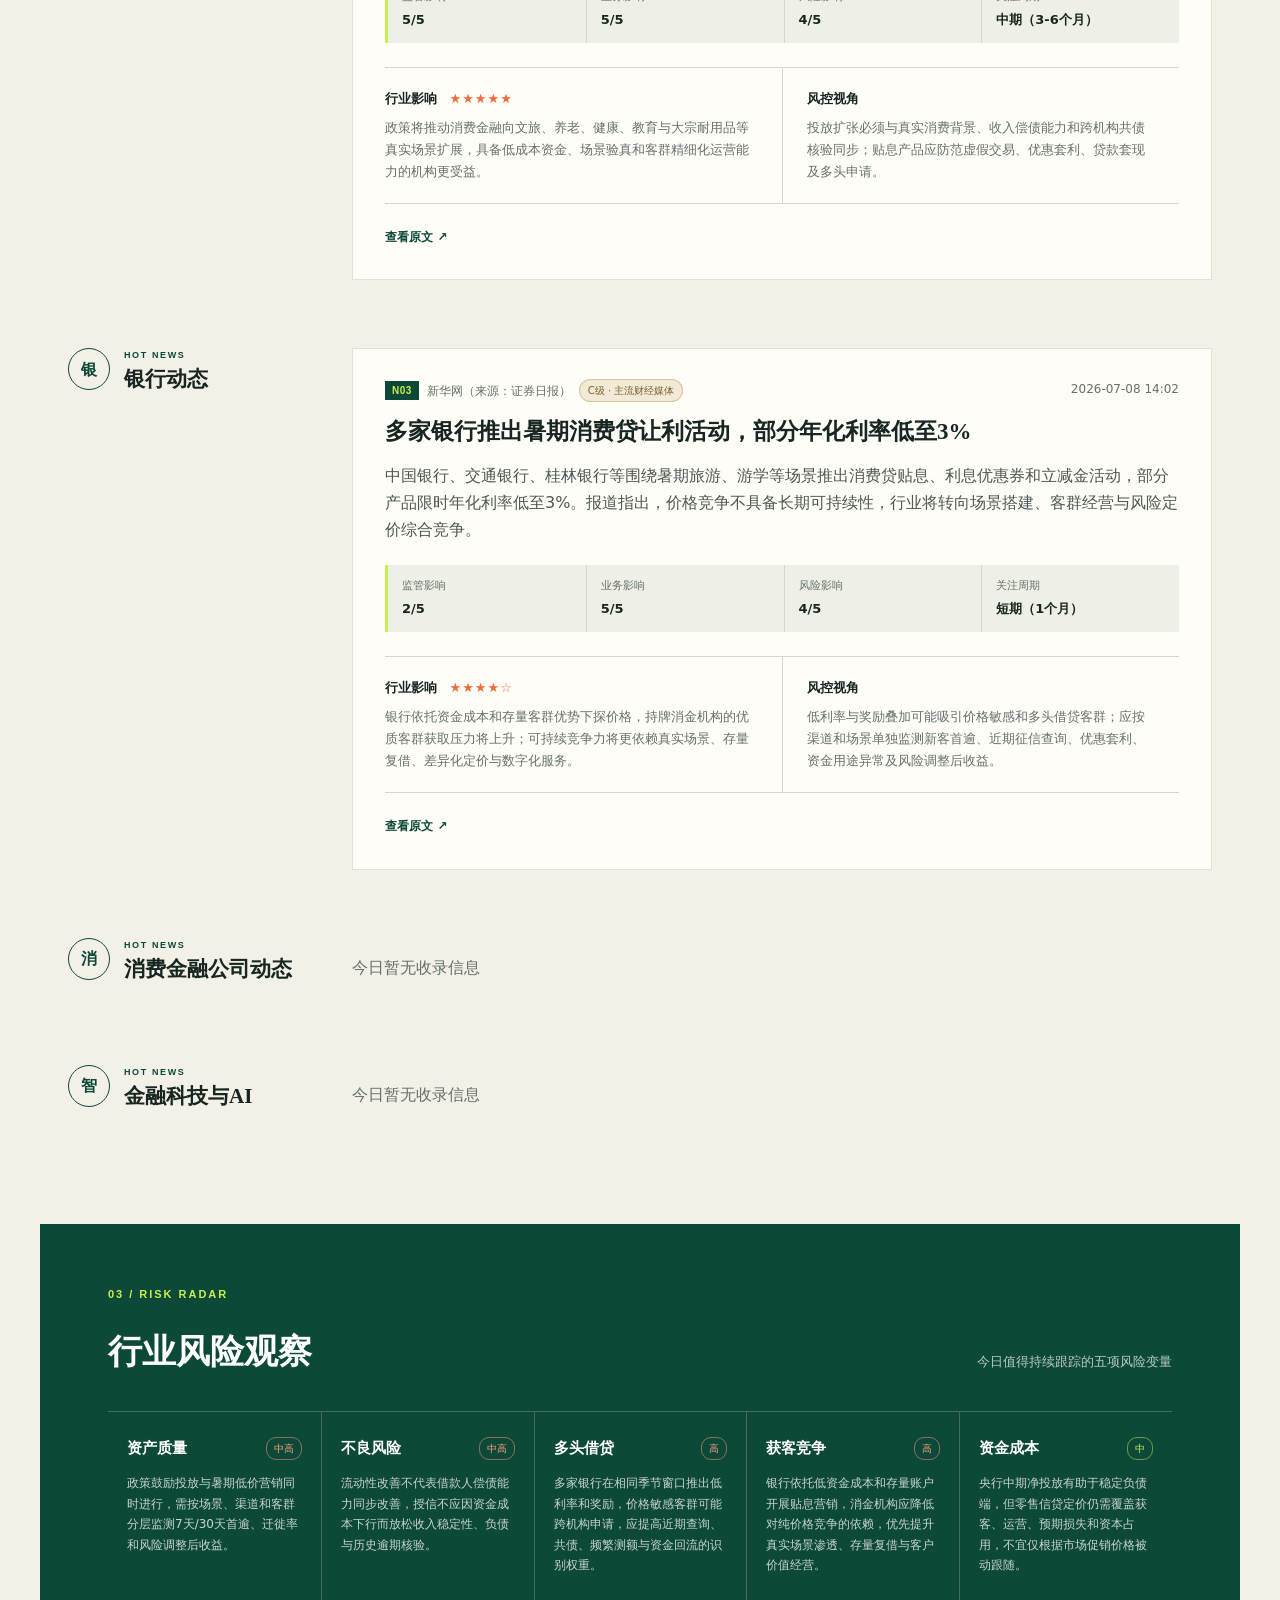
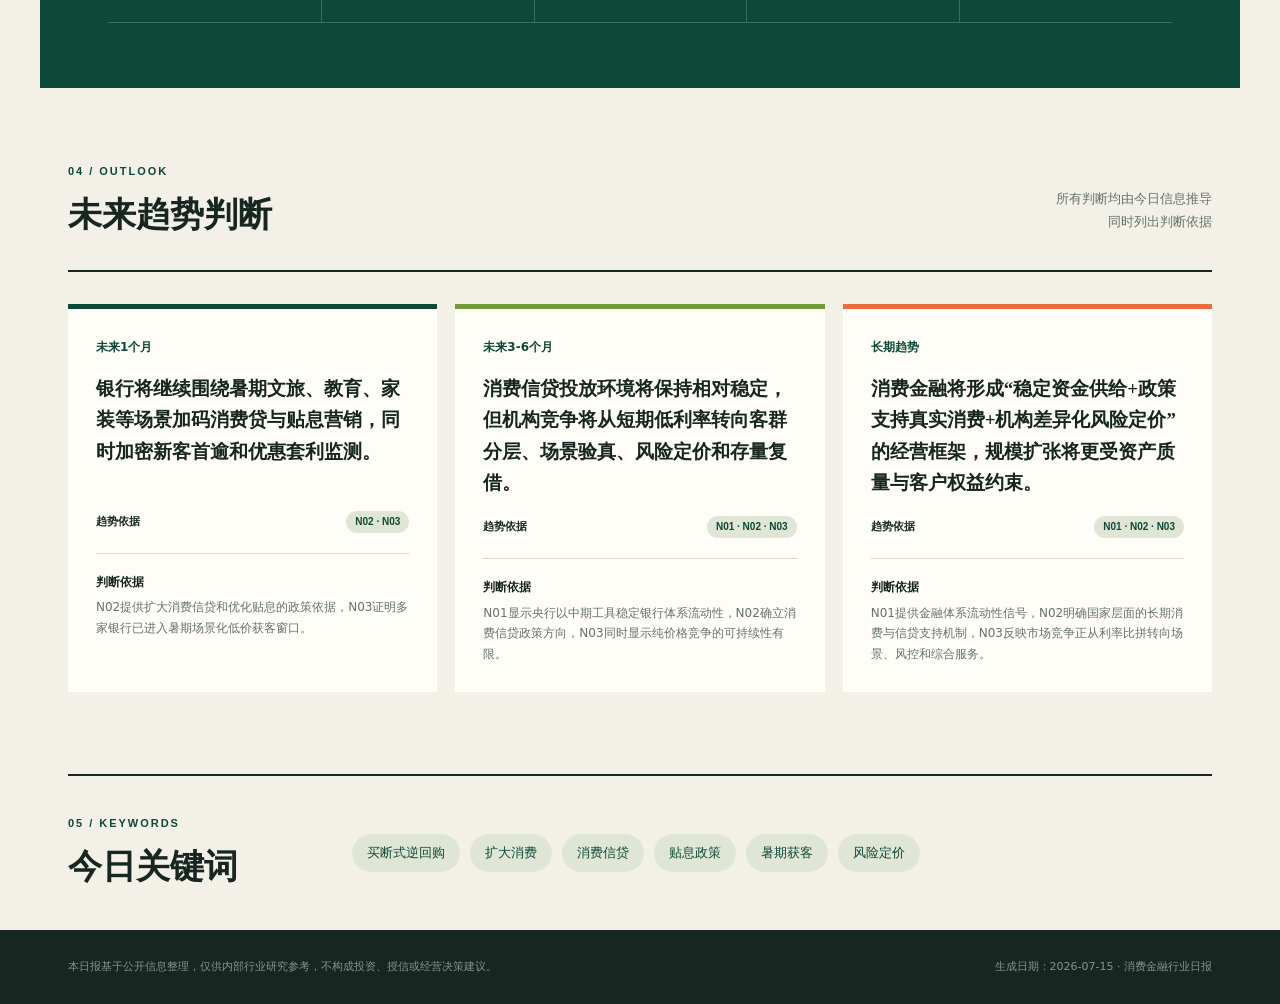
<file: reports/2026-07-15.html>
<!doctype html>
<html lang="zh-CN">
<head>
  <meta charset="utf-8">
  <meta name="viewport" content="width=device-width, initial-scale=1">
  <meta name="description" content="消费金融行业每日热点、风险观察与趋势研判">
  <title>消费金融行业日报｜2026-07-15</title>
  <link rel="stylesheet" href="../styles.css">
</head>
<body>
  <header class="site-header">
    <a class="brand" href="../index.html"><span class="brand-mark">CF</span><span>消费金融<br><small>DAILY INTELLIGENCE</small></span></a>
    <nav aria-label="页面导航">
      <a href="#hot-news">今日热点</a><a href="#risk">风险观察</a><a href="#trend">未来趋势</a><a href="index.html">历史日报</a>
    </nav>
  </header>

  <main>
    <section class="hero">
      <div class="hero-copy">
        <p class="eyebrow">CONSUMER FINANCE · DAILY BRIEF</p>
        <h1>消费金融<br><em>行业日报</em></h1>
        <div class="date-line"><time datetime="2026-07-15">2026年7月15日</time><span>第 01 版</span></div>
      </div>
      <aside class="daily-summary" aria-labelledby="summary-title">
        <p>01 / TODAY</p><h2 id="summary-title">今日行业摘要</h2>
        <blockquote>“央行流动性支持与国家促消费信贷导向共同稳定供给端，但银行低价获客加剧意味着行业必须把资金成本优势转化为真实场景、差异化定价和可控资产质量。”</blockquote>
        <div class="summary-meta"><span>公开信息整理</span><span>03 条重点资讯</span></div>
      </aside>
    </section>

    <section class="section-intro" id="hot-news">
      <div><p>02 / FOCUS</p><h2>今日热点新闻</h2></div>
      <p>聚焦监管、机构与技术变化<br>提炼对业务和风险的实际影响</p>
    </section>
    
        <section class="category-section" id="监管政策">
          <header class="section-heading category-heading">
            <span class="category-icon" aria-hidden="true">规</span>
            <div><p>HOT NEWS</p><h2>监管政策</h2></div>
          </header>
          <div class="news-list">
      <article class="news-card">
        <div class="news-card__topline">
          <div class="source-meta">
            <span class="news-ref">N01</span>
            <span>上海证券报</span>
            <span class="source-badge source-C" title="上海证券报当日采编报道，并明确引用中国人民银行公告与可核对的操作规模">C级 · 主流财经媒体</span>
          </div>
          <time datetime="2026-07-15 00:00">2026-07-15 00:00</time>
        </div>
        <h3>央行开展1.4万亿元6个月期买断式逆回购，净投放5000亿元</h3>
        <p class="news-summary">中国人民银行7月14日公告，7月15日开展14000亿元、6个月期买断式逆回购操作，在当期9000亿元到期量基础上实现净投放5000亿元，用于对冲税期、政府债发行及季节性资金缺口。</p>
        <div class="impact-scoreboard" aria-label="新闻影响评分">
          <span>监管影响 <strong>4/5</strong></span>
          <span>业务影响 <strong>3/5</strong></span>
          <span>风险影响 <strong>3/5</strong></span>
          <span>关注周期 <strong>短期（1个月）</strong></span>
        </div>
        <dl class="analysis-grid">
          <div>
            <dt>行业影响 <span class="rating" aria-label="影响评级 3 星">★★★☆☆</span></dt>
            <dd>大额中期流动性投放有助于平滑银行资金成本和负债波动，为下半年消费信贷供给提供较稳定的资金环境；但其对终端消费贷款利率的传导仍取决于信贷需求、风险成本与资产质量约束。</dd>
          </div>
          <div>
            <dt>风控视角</dt>
            <dd>机构不宜将流动性改善等同于信用风险下降；应将负债久期、边际资金成本与新发放贷款的风险调整收益联动管理，避免为追求规模而过度下探风险溢价。</dd>
          </div>
        </dl>
        <a class="source-link" href="https://paper.cnstock.com/html/2026-07/15/content_2244905.htm" target="_blank" rel="noopener noreferrer">查看原文 <span aria-hidden="true">↗</span></a>
      </article>
      <article class="news-card">
        <div class="news-card__topline">
          <div class="source-meta">
            <span class="news-ref">N02</span>
            <span>中国政府网 / 商务部</span>
            <span class="source-badge source-A" title="商务部政府信息公开页发布国务院批复及规划正文，属于可核对的一手政策文件">A级 · 官方监管机构</span>
          </div>
          <time datetime="2026-07-13 21:46">2026-07-13 21:46</time>
        </div>
        <h3>《扩大消费“十五五”规划》明确支持扩大消费领域信贷投放</h3>
        <p class="news-summary">国务院批复原则同意《扩大消费“十五五”规划》。规划在财政金融支持机制中明确支持金融机构扩大消费领域信贷投放，加大对消费领域经营主体的信贷支持，并优化个人消费贷款和服务业经营主体贷款贴息政策。</p>
        <div class="impact-scoreboard" aria-label="新闻影响评分">
          <span>监管影响 <strong>5/5</strong></span>
          <span>业务影响 <strong>5/5</strong></span>
          <span>风险影响 <strong>4/5</strong></span>
          <span>关注周期 <strong>中期（3-6个月）</strong></span>
        </div>
        <dl class="analysis-grid">
          <div>
            <dt>行业影响 <span class="rating" aria-label="影响评级 5 星">★★★★★</span></dt>
            <dd>政策将推动消费金融向文旅、养老、健康、教育与大宗耐用品等真实场景扩展，具备低成本资金、场景验真和客群精细化运营能力的机构更受益。</dd>
          </div>
          <div>
            <dt>风控视角</dt>
            <dd>投放扩张必须与真实消费背景、收入偿债能力和跨机构共债核验同步；贴息产品应防范虚假交易、优惠套利、贷款套现及多头申请。</dd>
          </div>
        </dl>
        <a class="source-link" href="https://www.mofcom.gov.cn/zfxxgk/fdzdgknr/ztfl/gnmygl/art/2026/art_c9b4c4851de94b18809007ff90d9cce0.html" target="_blank" rel="noopener noreferrer">查看原文 <span aria-hidden="true">↗</span></a>
      </article></div>
        </section>
        <section class="category-section" id="银行动态">
          <header class="section-heading category-heading">
            <span class="category-icon" aria-hidden="true">银</span>
            <div><p>HOT NEWS</p><h2>银行动态</h2></div>
          </header>
          <div class="news-list">
      <article class="news-card">
        <div class="news-card__topline">
          <div class="source-meta">
            <span class="news-ref">N03</span>
            <span>新华网（来源：证券日报）</span>
            <span class="source-badge source-C" title="新华网公开页完整刊载证券日报采编报道，列出具体银行、产品、活动时间与利率">C级 · 主流财经媒体</span>
          </div>
          <time datetime="2026-07-08 14:02">2026-07-08 14:02</time>
        </div>
        <h3>多家银行推出暑期消费贷让利活动，部分年化利率低至3%</h3>
        <p class="news-summary">中国银行、交通银行、桂林银行等围绕暑期旅游、游学等场景推出消费贷贴息、利息优惠券和立减金活动，部分产品限时年化利率低至3%。报道指出，价格竞争不具备长期可持续性，行业将转向场景搭建、客群经营与风险定价综合竞争。</p>
        <div class="impact-scoreboard" aria-label="新闻影响评分">
          <span>监管影响 <strong>2/5</strong></span>
          <span>业务影响 <strong>5/5</strong></span>
          <span>风险影响 <strong>4/5</strong></span>
          <span>关注周期 <strong>短期（1个月）</strong></span>
        </div>
        <dl class="analysis-grid">
          <div>
            <dt>行业影响 <span class="rating" aria-label="影响评级 4 星">★★★★☆</span></dt>
            <dd>银行依托资金成本和存量客群优势下探价格，持牌消金机构的优质客群获取压力将上升；可持续竞争力将更依赖真实场景、存量复借、差异化定价与数字化服务。</dd>
          </div>
          <div>
            <dt>风控视角</dt>
            <dd>低利率与奖励叠加可能吸引价格敏感和多头借贷客群；应按渠道和场景单独监测新客首逾、近期征信查询、优惠套利、资金用途异常及风险调整后收益。</dd>
          </div>
        </dl>
        <a class="source-link" href="https://www.xinhuanet.com/20260708/afd25675dbe942589b05ca056c20469c/c.html" target="_blank" rel="noopener noreferrer">查看原文 <span aria-hidden="true">↗</span></a>
      </article></div>
        </section>
        <section class="category-section" id="消费金融公司动态">
          <header class="section-heading category-heading">
            <span class="category-icon" aria-hidden="true">消</span>
            <div><p>HOT NEWS</p><h2>消费金融公司动态</h2></div>
          </header>
          <div class="news-list"><p class="empty">今日暂无收录信息</p></div>
        </section>
        <section class="category-section" id="金融科技与AI">
          <header class="section-heading category-heading">
            <span class="category-icon" aria-hidden="true">智</span>
            <div><p>HOT NEWS</p><h2>金融科技与AI</h2></div>
          </header>
          <div class="news-list"><p class="empty">今日暂无收录信息</p></div>
        </section>

    <section class="risk-section" id="risk">
      <header class="section-heading inverted"><p>03 / RISK RADAR</p><h2>行业风险观察</h2><span>今日值得持续跟踪的五项风险变量</span></header>
      <div class="risk-grid"><article class="risk-item"><div><h3>资产质量</h3>
        <span class="level level-中高">中高</span></div>
        <p>政策鼓励投放与暑期低价营销同时进行，需按场景、渠道和客群分层监测7天/30天首逾、迁徙率和风险调整后收益。</p></article><article class="risk-item"><div><h3>不良风险</h3>
        <span class="level level-中高">中高</span></div>
        <p>流动性改善不代表借款人偿债能力同步改善，授信不应因资金成本下行而放松收入稳定性、负债与历史逾期核验。</p></article><article class="risk-item"><div><h3>多头借贷</h3>
        <span class="level level-高">高</span></div>
        <p>多家银行在相同季节窗口推出低利率和奖励，价格敏感客群可能跨机构申请，应提高近期查询、共债、频繁测额与资金回流的识别权重。</p></article><article class="risk-item"><div><h3>获客竞争</h3>
        <span class="level level-高">高</span></div>
        <p>银行依托低资金成本和存量账户开展贴息营销，消金机构应降低对纯价格竞争的依赖，优先提升真实场景渗透、存量复借与客户价值经营。</p></article><article class="risk-item"><div><h3>资金成本</h3>
        <span class="level level-中">中</span></div>
        <p>央行中期净投放有助于稳定负债端，但零售信贷定价仍需覆盖获客、运营、预期损失和资本占用，不宜仅根据市场促销价格被动跟随。</p></article></div>
    </section>

    <section class="trend-section" id="trend">
      <header class="section-intro"><div><p>04 / OUTLOOK</p><h2>未来趋势判断</h2></div><p>所有判断均由今日信息推导<br>同时列出判断依据</p></header>
      <div class="trend-grid"><article class="trend-card"><p class="trend-period">未来1个月</p>
        <h3>银行将继续围绕暑期文旅、教育、家装等场景加码消费贷与贴息营销，同时加密新客首逾和优惠套利监测。</h3>
        <div class="trend-evidence"><strong>趋势依据</strong><span>N02 · N03</span></div>
        <p><strong>判断依据</strong>N02提供扩大消费信贷和优化贴息的政策依据，N03证明多家银行已进入暑期场景化低价获客窗口。</p></article><article class="trend-card"><p class="trend-period">未来3-6个月</p>
        <h3>消费信贷投放环境将保持相对稳定，但机构竞争将从短期低利率转向客群分层、场景验真、风险定价和存量复借。</h3>
        <div class="trend-evidence"><strong>趋势依据</strong><span>N01 · N02 · N03</span></div>
        <p><strong>判断依据</strong>N01显示央行以中期工具稳定银行体系流动性，N02确立消费信贷政策方向，N03同时显示纯价格竞争的可持续性有限。</p></article><article class="trend-card"><p class="trend-period">长期趋势</p>
        <h3>消费金融将形成“稳定资金供给+政策支持真实消费+机构差异化风险定价”的经营框架，规模扩张将更受资产质量与客户权益约束。</h3>
        <div class="trend-evidence"><strong>趋势依据</strong><span>N01 · N02 · N03</span></div>
        <p><strong>判断依据</strong>N01提供金融体系流动性信号，N02明确国家层面的长期消费与信贷支持机制，N03反映市场竞争正从利率比拼转向场景、风控和综合服务。</p></article></div>
    </section>

    <section class="keywords-section">
      <div><p>05 / KEYWORDS</p><h2>今日关键词</h2></div>
      <ul><li>买断式逆回购</li><li>扩大消费</li><li>消费信贷</li><li>贴息政策</li><li>暑期获客</li><li>风险定价</li></ul>
    </section>
  </main>

  <footer><p>本日报基于公开信息整理，仅供内部行业研究参考，不构成投资、授信或经营决策建议。</p><p>生成日期：2026-07-15 · 消费金融行业日报</p></footer>
</body>
</html>
</file>
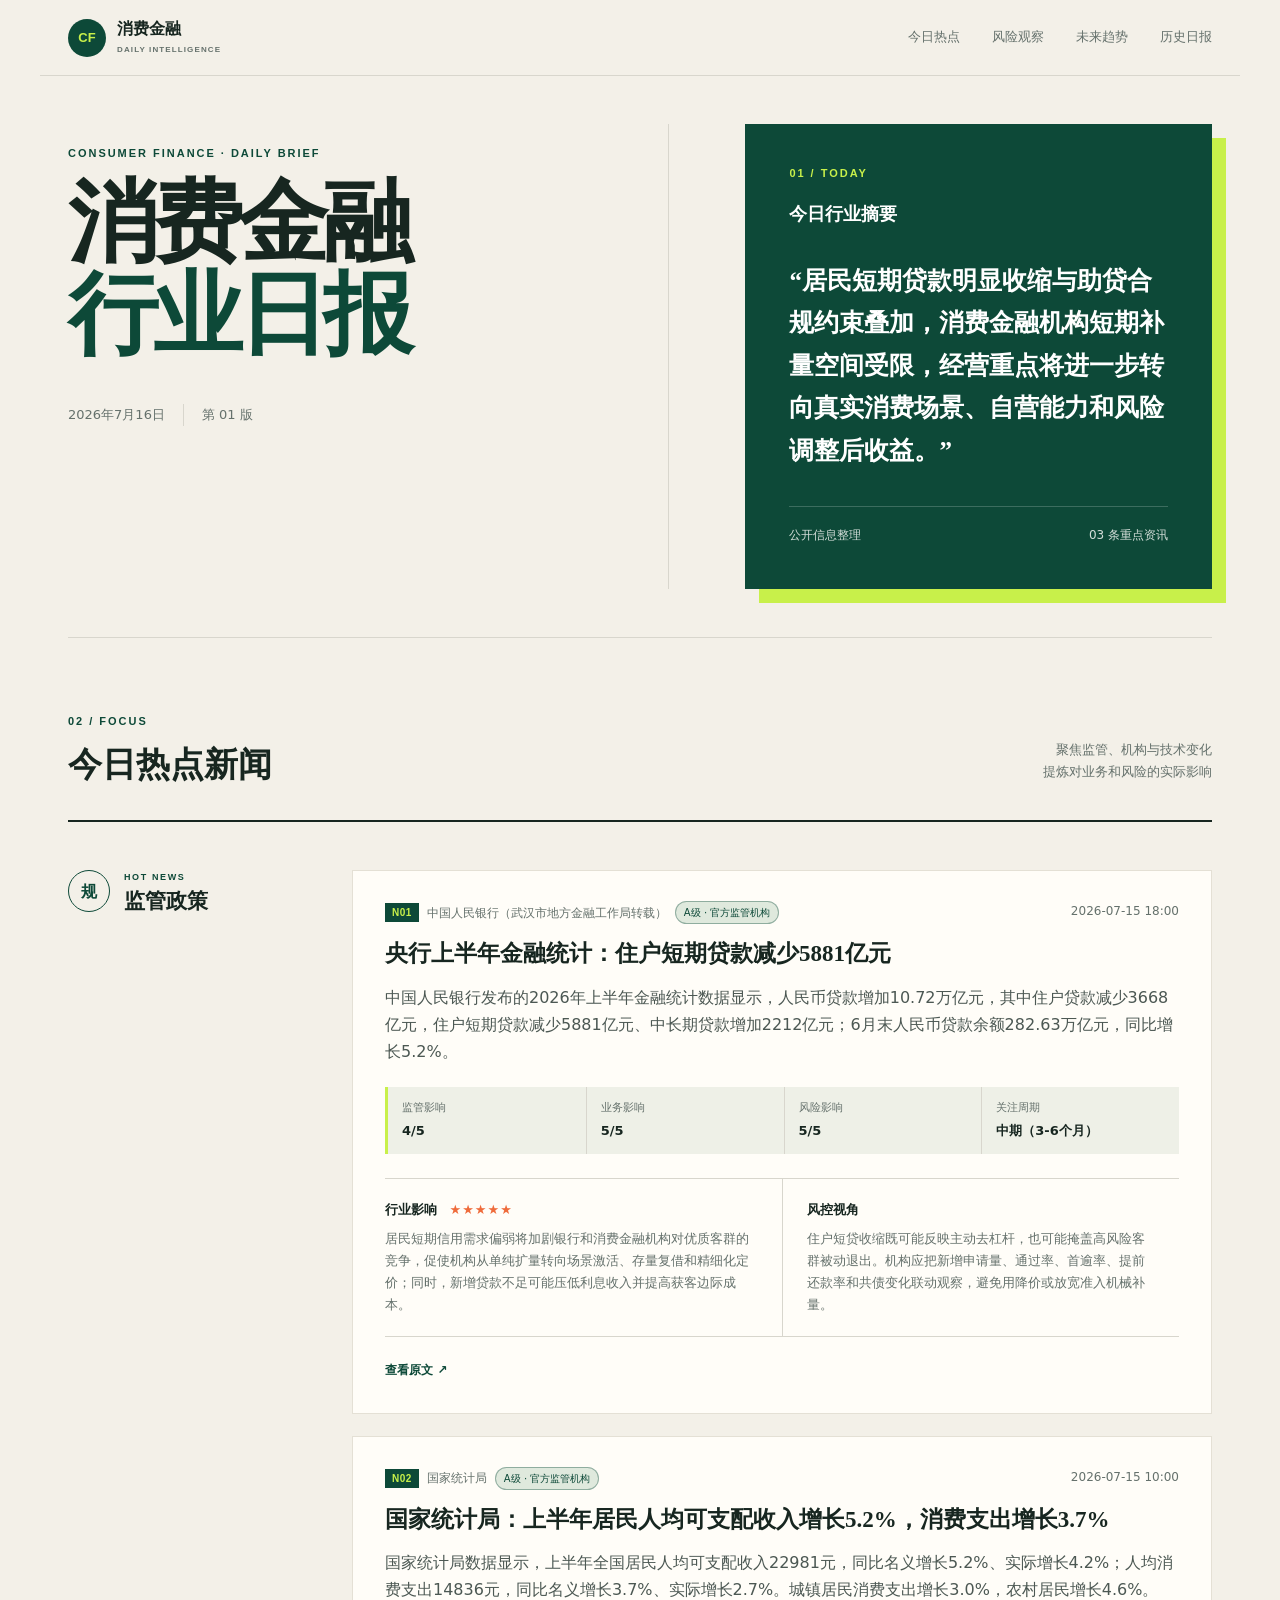
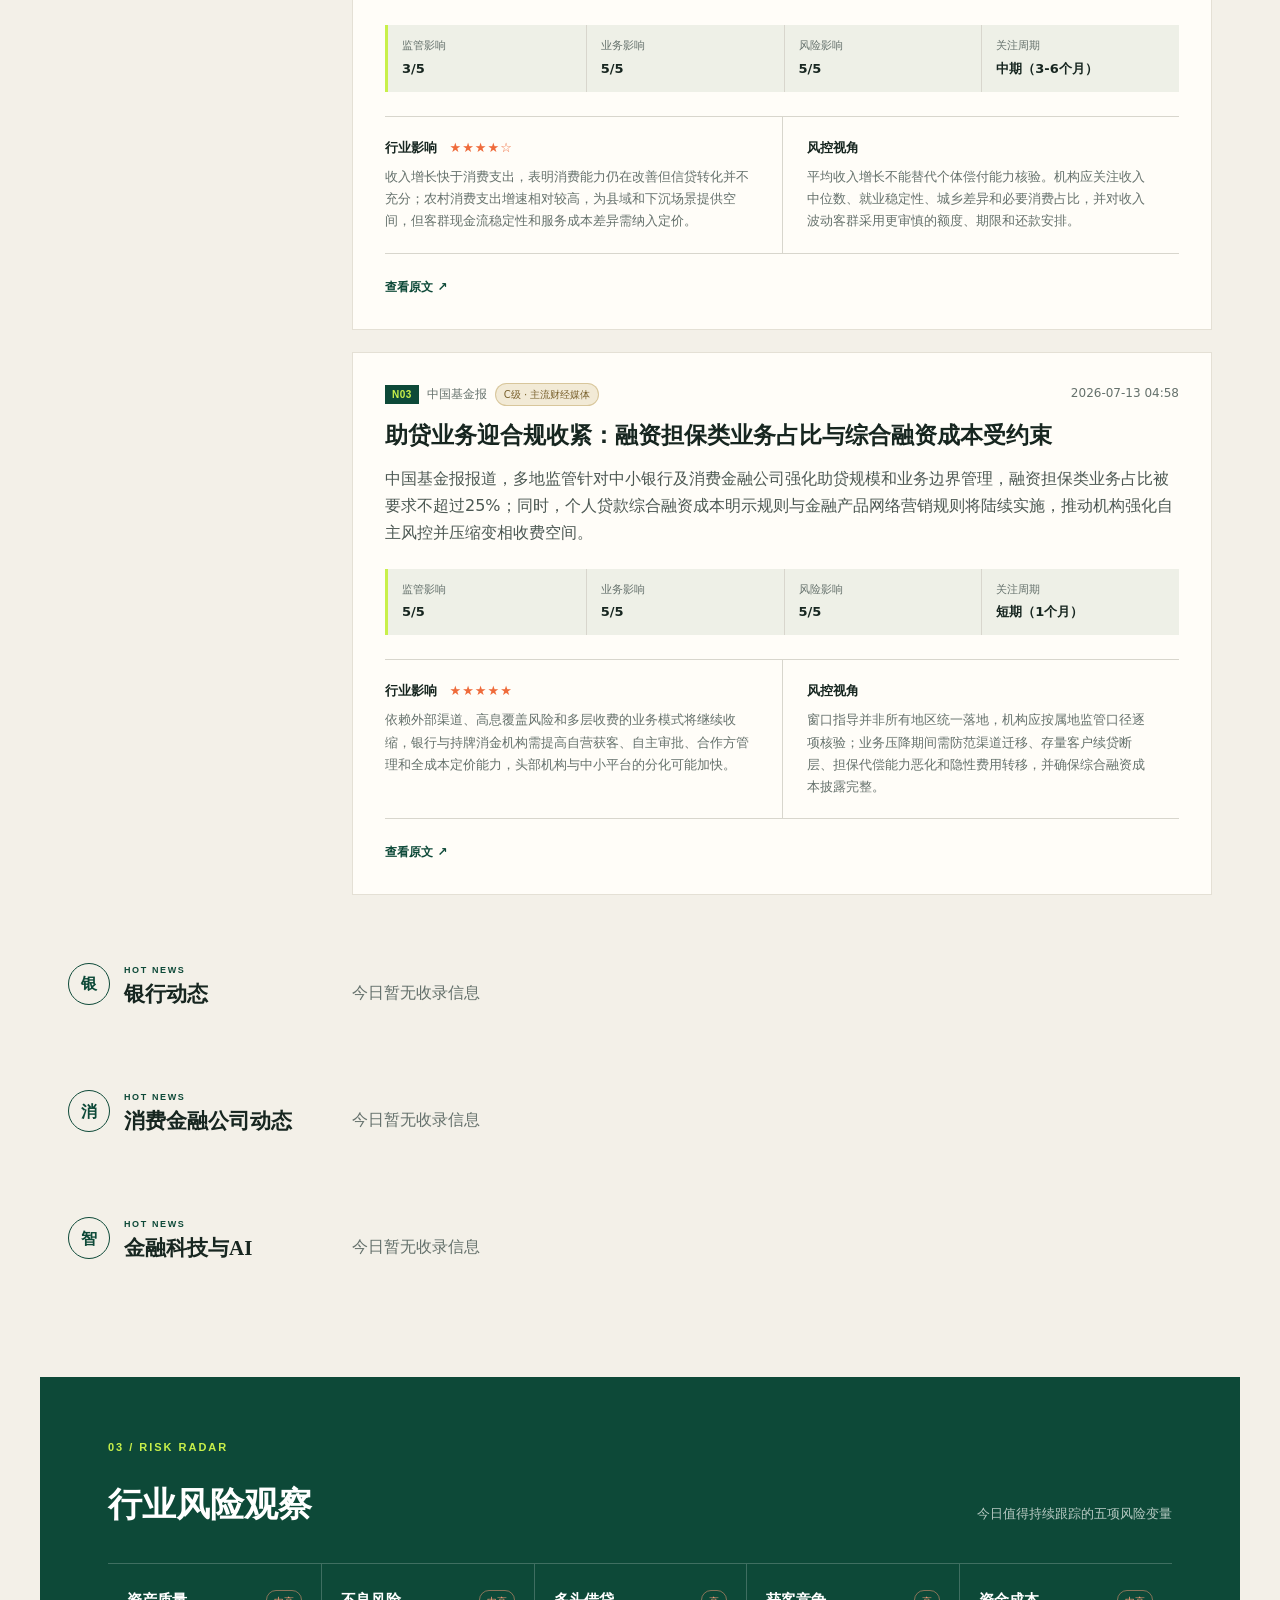
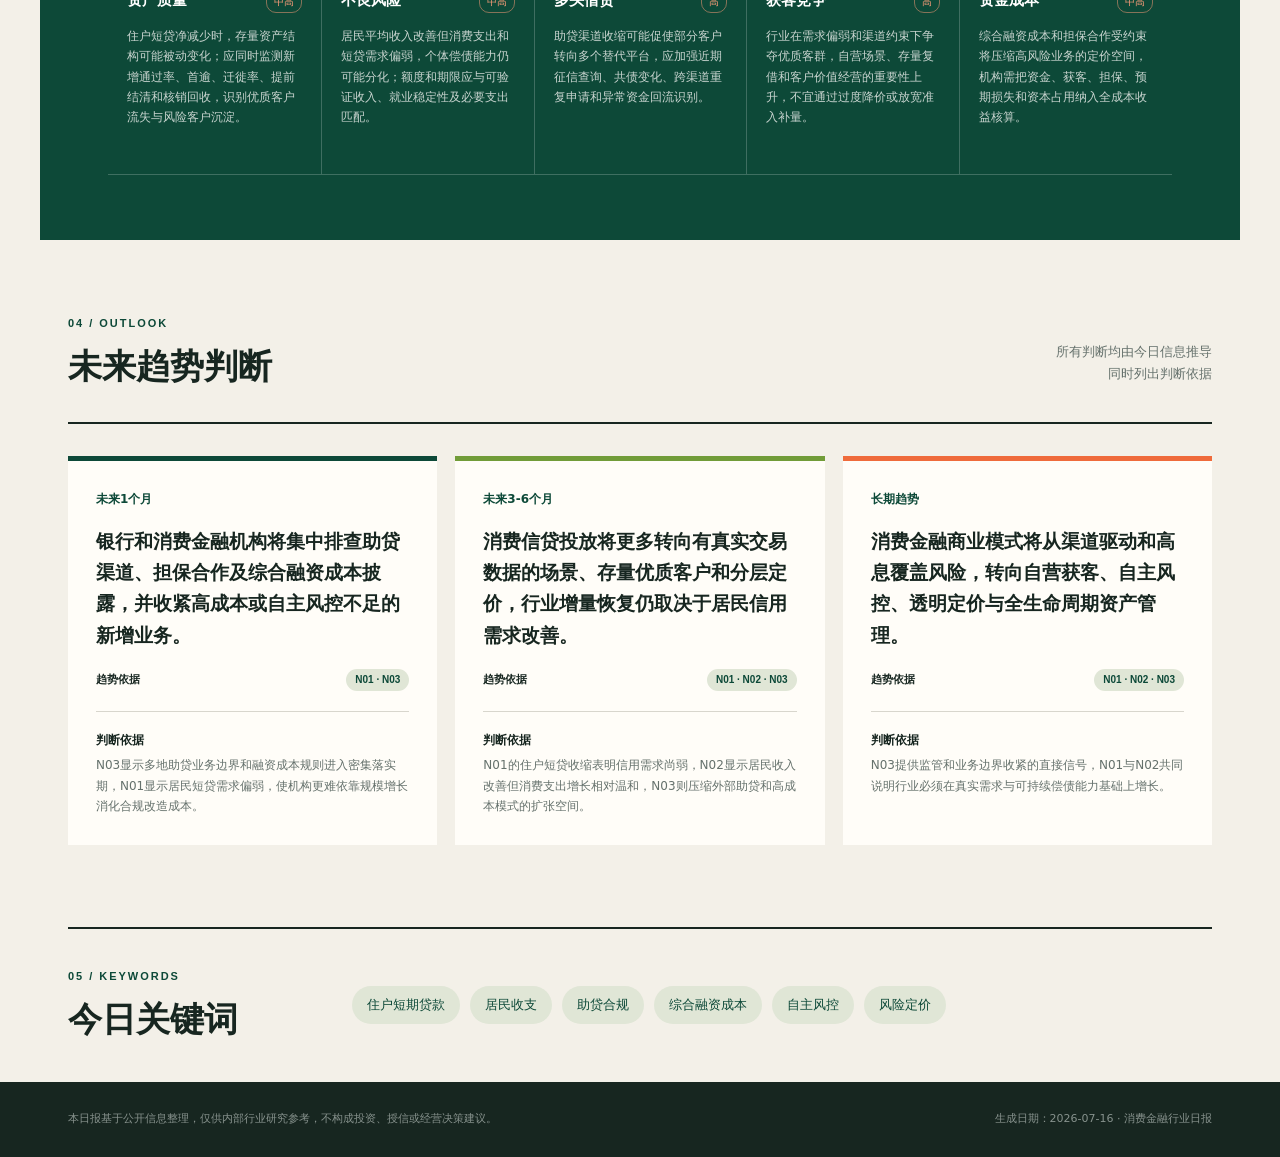
<file: reports/2026-07-16.html>
<!doctype html>
<html lang="zh-CN">
<head>
  <meta charset="utf-8">
  <meta name="viewport" content="width=device-width, initial-scale=1">
  <meta name="description" content="消费金融行业每日热点、风险观察与趋势研判">
  <title>消费金融行业日报｜2026-07-16</title>
  <link rel="stylesheet" href="../styles.css">
</head>
<body>
  <header class="site-header">
    <a class="brand" href="../index.html"><span class="brand-mark">CF</span><span>消费金融<br><small>DAILY INTELLIGENCE</small></span></a>
    <nav aria-label="页面导航">
      <a href="#hot-news">今日热点</a><a href="#risk">风险观察</a><a href="#trend">未来趋势</a><a href="index.html">历史日报</a>
    </nav>
  </header>

  <main>
    <section class="hero">
      <div class="hero-copy">
        <p class="eyebrow">CONSUMER FINANCE · DAILY BRIEF</p>
        <h1>消费金融<br><em>行业日报</em></h1>
        <div class="date-line"><time datetime="2026-07-16">2026年7月16日</time><span>第 01 版</span></div>
      </div>
      <aside class="daily-summary" aria-labelledby="summary-title">
        <p>01 / TODAY</p><h2 id="summary-title">今日行业摘要</h2>
        <blockquote>“居民短期贷款明显收缩与助贷合规约束叠加，消费金融机构短期补量空间受限，经营重点将进一步转向真实消费场景、自营能力和风险调整后收益。”</blockquote>
        <div class="summary-meta"><span>公开信息整理</span><span>03 条重点资讯</span></div>
      </aside>
    </section>

    <section class="section-intro" id="hot-news">
      <div><p>02 / FOCUS</p><h2>今日热点新闻</h2></div>
      <p>聚焦监管、机构与技术变化<br>提炼对业务和风险的实际影响</p>
    </section>
    
        <section class="category-section" id="监管政策">
          <header class="section-heading category-heading">
            <span class="category-icon" aria-hidden="true">规</span>
            <div><p>HOT NEWS</p><h2>监管政策</h2></div>
          </header>
          <div class="news-list">
      <article class="news-card">
        <div class="news-card__topline">
          <div class="source-meta">
            <span class="news-ref">N01</span>
            <span>中国人民银行（武汉市地方金融工作局转载）</span>
            <span class="source-badge source-A" title="武汉市地方金融工作局政府网站完整转载中国人民银行统计报告，核心数据与新华财经等公开报道一致">A级 · 官方监管机构</span>
          </div>
          <time datetime="2026-07-15 18:00">2026-07-15 18:00</time>
        </div>
        <h3>央行上半年金融统计：住户短期贷款减少5881亿元</h3>
        <p class="news-summary">中国人民银行发布的2026年上半年金融统计数据显示，人民币贷款增加10.72万亿元，其中住户贷款减少3668亿元，住户短期贷款减少5881亿元、中长期贷款增加2212亿元；6月末人民币贷款余额282.63万亿元，同比增长5.2%。</p>
        <div class="impact-scoreboard" aria-label="新闻影响评分">
          <span>监管影响 <strong>4/5</strong></span>
          <span>业务影响 <strong>5/5</strong></span>
          <span>风险影响 <strong>5/5</strong></span>
          <span>关注周期 <strong>中期（3-6个月）</strong></span>
        </div>
        <dl class="analysis-grid">
          <div>
            <dt>行业影响 <span class="rating" aria-label="影响评级 5 星">★★★★★</span></dt>
            <dd>居民短期信用需求偏弱将加剧银行和消费金融机构对优质客群的竞争，促使机构从单纯扩量转向场景激活、存量复借和精细化定价；同时，新增贷款不足可能压低利息收入并提高获客边际成本。</dd>
          </div>
          <div>
            <dt>风控视角</dt>
            <dd>住户短贷收缩既可能反映主动去杠杆，也可能掩盖高风险客群被动退出。机构应把新增申请量、通过率、首逾率、提前还款率和共债变化联动观察，避免用降价或放宽准入机械补量。</dd>
          </div>
        </dl>
        <a class="source-link" href="https://jrj.wuhan.gov.cn/ynzx_57/xwzx/202607/t20260715_2821473.shtml" target="_blank" rel="noopener noreferrer">查看原文 <span aria-hidden="true">↗</span></a>
      </article>
      <article class="news-card">
        <div class="news-card__topline">
          <div class="source-meta">
            <span class="news-ref">N02</span>
            <span>国家统计局</span>
            <span class="source-badge source-A" title="国家统计局官网发布的全国住户收支抽样调查结果，属于判断居民偿债能力和消费需求的一手官方数据">A级 · 官方监管机构</span>
          </div>
          <time datetime="2026-07-15 10:00">2026-07-15 10:00</time>
        </div>
        <h3>国家统计局：上半年居民人均可支配收入增长5.2%，消费支出增长3.7%</h3>
        <p class="news-summary">国家统计局数据显示，上半年全国居民人均可支配收入22981元，同比名义增长5.2%、实际增长4.2%；人均消费支出14836元，同比名义增长3.7%、实际增长2.7%。城镇居民消费支出增长3.0%，农村居民增长4.6%。</p>
        <div class="impact-scoreboard" aria-label="新闻影响评分">
          <span>监管影响 <strong>3/5</strong></span>
          <span>业务影响 <strong>5/5</strong></span>
          <span>风险影响 <strong>5/5</strong></span>
          <span>关注周期 <strong>中期（3-6个月）</strong></span>
        </div>
        <dl class="analysis-grid">
          <div>
            <dt>行业影响 <span class="rating" aria-label="影响评级 4 星">★★★★☆</span></dt>
            <dd>收入增长快于消费支出，表明消费能力仍在改善但信贷转化并不充分；农村消费支出增速相对较高，为县域和下沉场景提供空间，但客群现金流稳定性和服务成本差异需纳入定价。</dd>
          </div>
          <div>
            <dt>风控视角</dt>
            <dd>平均收入增长不能替代个体偿付能力核验。机构应关注收入中位数、就业稳定性、城乡差异和必要消费占比，并对收入波动客群采用更审慎的额度、期限和还款安排。</dd>
          </div>
        </dl>
        <a class="source-link" href="https://www.stats.gov.cn/sj/zxfbhjd/202607/t20260715_1964129.html" target="_blank" rel="noopener noreferrer">查看原文 <span aria-hidden="true">↗</span></a>
      </article>
      <article class="news-card">
        <div class="news-card__topline">
          <div class="source-meta">
            <span class="news-ref">N03</span>
            <span>中国基金报</span>
            <span class="source-badge source-C" title="中国基金报公开报道并列明相关规则的实施节点；窗口指导范围仍以媒体对多地机构的采访为依据，未当作全国统一文件表述">C级 · 主流财经媒体</span>
          </div>
          <time datetime="2026-07-13 04:58">2026-07-13 04:58</time>
        </div>
        <h3>助贷业务迎合规收紧：融资担保类业务占比与综合融资成本受约束</h3>
        <p class="news-summary">中国基金报报道，多地监管针对中小银行及消费金融公司强化助贷规模和业务边界管理，融资担保类业务占比被要求不超过25%；同时，个人贷款综合融资成本明示规则与金融产品网络营销规则将陆续实施，推动机构强化自主风控并压缩变相收费空间。</p>
        <div class="impact-scoreboard" aria-label="新闻影响评分">
          <span>监管影响 <strong>5/5</strong></span>
          <span>业务影响 <strong>5/5</strong></span>
          <span>风险影响 <strong>5/5</strong></span>
          <span>关注周期 <strong>短期（1个月）</strong></span>
        </div>
        <dl class="analysis-grid">
          <div>
            <dt>行业影响 <span class="rating" aria-label="影响评级 5 星">★★★★★</span></dt>
            <dd>依赖外部渠道、高息覆盖风险和多层收费的业务模式将继续收缩，银行与持牌消金机构需提高自营获客、自主审批、合作方管理和全成本定价能力，头部机构与中小平台的分化可能加快。</dd>
          </div>
          <div>
            <dt>风控视角</dt>
            <dd>窗口指导并非所有地区统一落地，机构应按属地监管口径逐项核验；业务压降期间需防范渠道迁移、存量客户续贷断层、担保代偿能力恶化和隐性费用转移，并确保综合融资成本披露完整。</dd>
          </div>
        </dl>
        <a class="source-link" href="https://www.chnfund.com/article/703bfd68-03b3-440d-4ed3-3a226a4cf6df" target="_blank" rel="noopener noreferrer">查看原文 <span aria-hidden="true">↗</span></a>
      </article></div>
        </section>
        <section class="category-section" id="银行动态">
          <header class="section-heading category-heading">
            <span class="category-icon" aria-hidden="true">银</span>
            <div><p>HOT NEWS</p><h2>银行动态</h2></div>
          </header>
          <div class="news-list"><p class="empty">今日暂无收录信息</p></div>
        </section>
        <section class="category-section" id="消费金融公司动态">
          <header class="section-heading category-heading">
            <span class="category-icon" aria-hidden="true">消</span>
            <div><p>HOT NEWS</p><h2>消费金融公司动态</h2></div>
          </header>
          <div class="news-list"><p class="empty">今日暂无收录信息</p></div>
        </section>
        <section class="category-section" id="金融科技与AI">
          <header class="section-heading category-heading">
            <span class="category-icon" aria-hidden="true">智</span>
            <div><p>HOT NEWS</p><h2>金融科技与AI</h2></div>
          </header>
          <div class="news-list"><p class="empty">今日暂无收录信息</p></div>
        </section>

    <section class="risk-section" id="risk">
      <header class="section-heading inverted"><p>03 / RISK RADAR</p><h2>行业风险观察</h2><span>今日值得持续跟踪的五项风险变量</span></header>
      <div class="risk-grid"><article class="risk-item"><div><h3>资产质量</h3>
        <span class="level level-中高">中高</span></div>
        <p>住户短贷净减少时，存量资产结构可能被动变化；应同时监测新增通过率、首逾、迁徙率、提前结清和核销回收，识别优质客户流失与风险客户沉淀。</p></article><article class="risk-item"><div><h3>不良风险</h3>
        <span class="level level-中高">中高</span></div>
        <p>居民平均收入改善但消费支出和短贷需求偏弱，个体偿债能力仍可能分化；额度和期限应与可验证收入、就业稳定性及必要支出匹配。</p></article><article class="risk-item"><div><h3>多头借贷</h3>
        <span class="level level-高">高</span></div>
        <p>助贷渠道收缩可能促使部分客户转向多个替代平台，应加强近期征信查询、共债变化、跨渠道重复申请和异常资金回流识别。</p></article><article class="risk-item"><div><h3>获客竞争</h3>
        <span class="level level-高">高</span></div>
        <p>行业在需求偏弱和渠道约束下争夺优质客群，自营场景、存量复借和客户价值经营的重要性上升，不宜通过过度降价或放宽准入补量。</p></article><article class="risk-item"><div><h3>资金成本</h3>
        <span class="level level-中高">中高</span></div>
        <p>综合融资成本和担保合作受约束将压缩高风险业务的定价空间，机构需把资金、获客、担保、预期损失和资本占用纳入全成本收益核算。</p></article></div>
    </section>

    <section class="trend-section" id="trend">
      <header class="section-intro"><div><p>04 / OUTLOOK</p><h2>未来趋势判断</h2></div><p>所有判断均由今日信息推导<br>同时列出判断依据</p></header>
      <div class="trend-grid"><article class="trend-card"><p class="trend-period">未来1个月</p>
        <h3>银行和消费金融机构将集中排查助贷渠道、担保合作及综合融资成本披露，并收紧高成本或自主风控不足的新增业务。</h3>
        <div class="trend-evidence"><strong>趋势依据</strong><span>N01 · N03</span></div>
        <p><strong>判断依据</strong>N03显示多地助贷业务边界和融资成本规则进入密集落实期，N01显示居民短贷需求偏弱，使机构更难依靠规模增长消化合规改造成本。</p></article><article class="trend-card"><p class="trend-period">未来3-6个月</p>
        <h3>消费信贷投放将更多转向有真实交易数据的场景、存量优质客户和分层定价，行业增量恢复仍取决于居民信用需求改善。</h3>
        <div class="trend-evidence"><strong>趋势依据</strong><span>N01 · N02 · N03</span></div>
        <p><strong>判断依据</strong>N01的住户短贷收缩表明信用需求尚弱，N02显示居民收入改善但消费支出增长相对温和，N03则压缩外部助贷和高成本模式的扩张空间。</p></article><article class="trend-card"><p class="trend-period">长期趋势</p>
        <h3>消费金融商业模式将从渠道驱动和高息覆盖风险，转向自营获客、自主风控、透明定价与全生命周期资产管理。</h3>
        <div class="trend-evidence"><strong>趋势依据</strong><span>N01 · N02 · N03</span></div>
        <p><strong>判断依据</strong>N03提供监管和业务边界收紧的直接信号，N01与N02共同说明行业必须在真实需求与可持续偿债能力基础上增长。</p></article></div>
    </section>

    <section class="keywords-section">
      <div><p>05 / KEYWORDS</p><h2>今日关键词</h2></div>
      <ul><li>住户短期贷款</li><li>居民收支</li><li>助贷合规</li><li>综合融资成本</li><li>自主风控</li><li>风险定价</li></ul>
    </section>
  </main>

  <footer><p>本日报基于公开信息整理，仅供内部行业研究参考，不构成投资、授信或经营决策建议。</p><p>生成日期：2026-07-16 · 消费金融行业日报</p></footer>
</body>
</html>
</file>
<file: styles.css>
:root {
  --ink: #172620;
  --muted: #65716c;
  --paper: #f3f0e8;
  --white: #fffdf8;
  --green: #0d4938;
  --lime: #c8f04a;
  --line: #d8d6cd;
  --orange: #ef6b3b;
}

* { box-sizing: border-box; }
html { scroll-behavior: smooth; }
body {
  margin: 0;
  color: var(--ink);
  background: var(--paper);
  font-family: "PingFang SC", "Microsoft YaHei", system-ui, sans-serif;
  line-height: 1.7;
}
a { color: inherit; }

.site-header {
  height: 76px;
  max-width: 1200px;
  margin: auto;
  padding: 0 28px;
  display: flex;
  align-items: center;
  justify-content: space-between;
  border-bottom: 1px solid var(--line);
}
.brand { display: flex; align-items: center; gap: 11px; text-decoration: none; font-weight: 750; line-height: 1.1; }
.brand-mark { width: 38px; height: 38px; display: grid; place-items: center; color: var(--lime); background: var(--green); border-radius: 50%; font: 800 13px/1 Arial; }
.brand small { color: var(--muted); font: 600 8px/1.4 Arial; letter-spacing: .14em; }
nav { display: flex; gap: 32px; }
nav a { color: var(--muted); font-size: 13px; text-decoration: none; }
nav a:hover { color: var(--green); }

main { max-width: 1200px; margin: auto; padding: 0 28px; }
.hero { min-height: 470px; display: grid; grid-template-columns: 1.05fr .95fr; align-items: stretch; border-bottom: 1px solid var(--line); }
.hero-copy { padding: 72px 7vw 56px 0; position: relative; }
.hero-copy::after { content: ""; position: absolute; right: 0; top: 48px; bottom: 48px; width: 1px; background: var(--line); }
.eyebrow, .section-intro > div > p, .section-heading > p, .category-heading p, .keywords-section > div > p {
  margin: 0 0 18px; color: var(--green); font: 700 11px/1 Arial; letter-spacing: .18em;
}
h1 { margin: 0; font: 800 clamp(54px, 7vw, 90px)/1.03 Georgia, "Songti SC", serif; letter-spacing: -.055em; }
h1 em { color: var(--green); font-style: normal; }
.date-line { margin-top: 42px; display: flex; gap: 18px; align-items: center; color: var(--muted); font-size: 13px; }
.date-line span { padding-left: 18px; border-left: 1px solid var(--line); }
.daily-summary { margin: 48px 0 48px 6vw; padding: 44px; align-self: center; color: white; background: var(--green); box-shadow: 14px 14px 0 var(--lime); }
.daily-summary > p { margin: 0; color: var(--lime); font: 700 11px/1 Arial; letter-spacing: .18em; }
.daily-summary h2 { margin: 20px 0 30px; font-size: 18px; }
.daily-summary blockquote { margin: 0; font: 600 25px/1.7 Georgia, "Songti SC", serif; }
.summary-meta { margin-top: 34px; padding-top: 18px; display: flex; justify-content: space-between; border-top: 1px solid #ffffff32; color: #d4ded9; font-size: 12px; }

.section-intro { padding: 78px 0 34px; display: flex; align-items: end; justify-content: space-between; border-bottom: 2px solid var(--ink); }
.section-intro h2, .section-heading h2, .keywords-section h2 { margin: 0; font: 750 34px/1.2 Georgia, "Songti SC", serif; }
.section-intro > p { margin: 0 0 3px; color: var(--muted); font-size: 13px; text-align: right; }
.category-section { padding: 48px 0 20px; display: grid; grid-template-columns: 230px 1fr; gap: 54px; }
.section-heading { display: flex; align-items: flex-start; gap: 14px; }
.category-heading { position: sticky; top: 22px; align-self: start; }
.category-icon { flex: 0 0 auto; width: 42px; height: 42px; display: grid; place-items: center; border: 1px solid var(--green); border-radius: 50%; color: var(--green); font-weight: 700; }
.category-heading p { margin: 3px 0 7px; font-size: 9px; }
.category-heading h2 { font-size: 21px; }
.news-list { display: grid; gap: 22px; }
.news-card { padding: 30px 32px; background: var(--white); border: 1px solid #e4e0d5; transition: transform .2s, box-shadow .2s; }
.news-card:hover { transform: translateY(-2px); box-shadow: 0 12px 30px #253b3220; }
.news-card__topline { display: flex; justify-content: space-between; gap: 20px; color: var(--muted); font-size: 12px; }
.source-meta { display: flex; align-items: center; flex-wrap: wrap; gap: 8px; }
.news-ref { padding: 2px 7px; color: var(--lime); background: var(--green); font: 800 10px/1.5 Arial; letter-spacing: .05em; }
.source-badge { padding: 2px 8px; border: 1px solid var(--line); border-radius: 12px; font-size: 10px; white-space: nowrap; }
.source-A { color: var(--green); border-color: #0d493860; background: #dfe9dd; }
.source-B { color: #526b25; border-color: #719c3860; background: #e8edd9; }
.source-C { color: #79612d; border-color: #ad8a3a60; background: #f2ead6; }
.source-D { color: var(--muted); }
.news-card h3 { max-width: 780px; margin: 13px 0; font: 700 23px/1.45 Georgia, "Songti SC", serif; }
.news-summary { margin: 0; color: #4c5853; }
.impact-scoreboard { margin-top: 22px; display: grid; grid-template-columns: repeat(4, 1fr); background: #eef0e7; border-left: 3px solid var(--lime); }
.impact-scoreboard span { padding: 12px 14px; color: var(--muted); font-size: 11px; }
.impact-scoreboard span + span { border-left: 1px solid var(--line); }
.impact-scoreboard strong { display: block; margin-top: 2px; color: var(--ink); font-size: 13px; }
.analysis-grid { margin: 24px 0 18px; display: grid; grid-template-columns: 1fr 1fr; border-top: 1px solid var(--line); border-bottom: 1px solid var(--line); }
.analysis-grid > div { padding: 20px 24px 20px 0; }
.analysis-grid > div + div { padding-left: 24px; border-left: 1px solid var(--line); }
.analysis-grid dt { margin-bottom: 7px; font-size: 13px; font-weight: 700; }
.analysis-grid dd { margin: 0; color: var(--muted); font-size: 13px; }
.rating { margin-left: 8px; color: var(--orange); letter-spacing: 1px; white-space: nowrap; }
.source-link { color: var(--green); font-size: 12px; font-weight: 700; text-decoration: none; }
.empty { color: var(--muted); }

.risk-section { margin: 80px -28px 0; padding: 65px max(28px, calc((100vw - 1200px) / 2 + 28px)); color: white; background: var(--green); }
.section-heading.inverted { display: grid; grid-template-columns: 1fr 1fr; align-items: end; }
.section-heading.inverted p { grid-column: 1 / -1; color: var(--lime); }
.section-heading.inverted span { color: #b7c9c2; font-size: 13px; text-align: right; }
.risk-grid { margin-top: 38px; display: grid; grid-template-columns: repeat(5, 1fr); border-top: 1px solid #ffffff35; border-bottom: 1px solid #ffffff35; }
.risk-item { min-height: 210px; padding: 24px 19px; }
.risk-item + .risk-item { border-left: 1px solid #ffffff35; }
.risk-item > div { display: flex; align-items: center; justify-content: space-between; gap: 8px; }
.risk-item h3 { margin: 0; font-size: 15px; }
.risk-item p { color: #c8d4cf; font-size: 12px; }
.level { padding: 2px 7px; color: var(--lime); border: 1px solid #c8f04a80; border-radius: 10px; font-size: 10px; }
.level-高, .level-中高 { color: #ff9e7a; border-color: #ff9e7a80; }

.trend-section { padding-bottom: 82px; }
.trend-grid { margin-top: 32px; display: grid; grid-template-columns: repeat(3, 1fr); gap: 18px; }
.trend-card { padding: 28px; background: var(--white); border-top: 5px solid var(--green); }
.trend-card:nth-child(2) { border-color: #719c38; }
.trend-card:nth-child(3) { border-color: var(--orange); }
.trend-period { margin: 0 0 16px; color: var(--green); font-size: 12px; font-weight: 800; }
.trend-card h3 { min-height: 120px; margin: 0; font: 650 19px/1.65 Georgia, "Songti SC", serif; }
.trend-card > p:last-child { margin: 20px 0 0; padding-top: 18px; border-top: 1px solid var(--line); color: var(--muted); font-size: 12px; }
.trend-card strong { display: block; margin-bottom: 5px; color: var(--ink); }
.trend-evidence { margin-top: 18px; display: flex; align-items: center; justify-content: space-between; color: var(--muted); font-size: 11px; }
.trend-evidence strong { margin: 0; }
.trend-evidence span { padding: 4px 9px; color: var(--green); background: #e0e6d6; border-radius: 12px; font: 800 10px/1.4 Arial; }
.keywords-section { padding: 42px 0; display: grid; grid-template-columns: 230px 1fr; gap: 54px; border-top: 2px solid var(--ink); }
.keywords-section ul { margin: 0; padding: 0; display: flex; flex-wrap: wrap; align-content: center; gap: 10px; list-style: none; }
.keywords-section li { padding: 8px 15px; background: #e0e6d6; border-radius: 20px; color: var(--green); font-size: 13px; }

footer { padding: 28px max(28px, calc((100vw - 1200px) / 2 + 28px)); display: flex; justify-content: space-between; gap: 20px; color: #87928d; background: var(--ink); font-size: 11px; }
footer p { margin: 0; }

@media (max-width: 800px) {
  .site-header { height: 64px; padding: 0 18px; }
  nav { display: none; }
  main { padding: 0 18px; }
  .hero { display: block; }
  .hero-copy { padding: 50px 0 32px; }
  .hero-copy::after { display: none; }
  h1 { font-size: clamp(48px, 16vw, 70px); }
  .daily-summary { margin: 0 10px 54px 0; padding: 30px 25px; box-shadow: 10px 10px 0 var(--lime); }
  .daily-summary blockquote { font-size: 20px; }
  .section-intro { padding-top: 58px; align-items: start; }
  .section-intro > p { display: none; }
  .category-section { display: block; padding-top: 38px; }
  .category-heading { position: static; margin-bottom: 18px; }
  .news-card { padding: 24px 20px; }
  .news-card__topline { display: block; }
  .news-card__topline time { display: block; margin-top: 2px; }
  .impact-scoreboard { grid-template-columns: 1fr 1fr; }
  .impact-scoreboard span:nth-child(3) { border-left: 0; border-top: 1px solid var(--line); }
  .impact-scoreboard span:nth-child(4) { border-top: 1px solid var(--line); }
  .analysis-grid { display: block; }
  .analysis-grid > div { padding: 16px 0; }
  .analysis-grid > div + div { padding-left: 0; border-left: 0; border-top: 1px solid var(--line); }
  .risk-section { margin-left: -18px; margin-right: -18px; padding: 50px 18px; }
  .section-heading.inverted { display: block; }
  .section-heading.inverted span { display: block; margin-top: 10px; text-align: left; }
  .risk-grid { grid-template-columns: 1fr; }
  .risk-item { min-height: 0; }
  .risk-item + .risk-item { border-left: 0; border-top: 1px solid #ffffff35; }
  .trend-grid { grid-template-columns: 1fr; }
  .trend-card h3 { min-height: 0; }
  .keywords-section { display: block; }
  .keywords-section ul { margin-top: 22px; }
  footer { padding: 24px 18px; display: block; }
  footer p + p { margin-top: 10px; }
}

@media print {
  nav, .source-link { display: none; }
  body { background: white; }
  .news-card { break-inside: avoid; }
}
</file>
